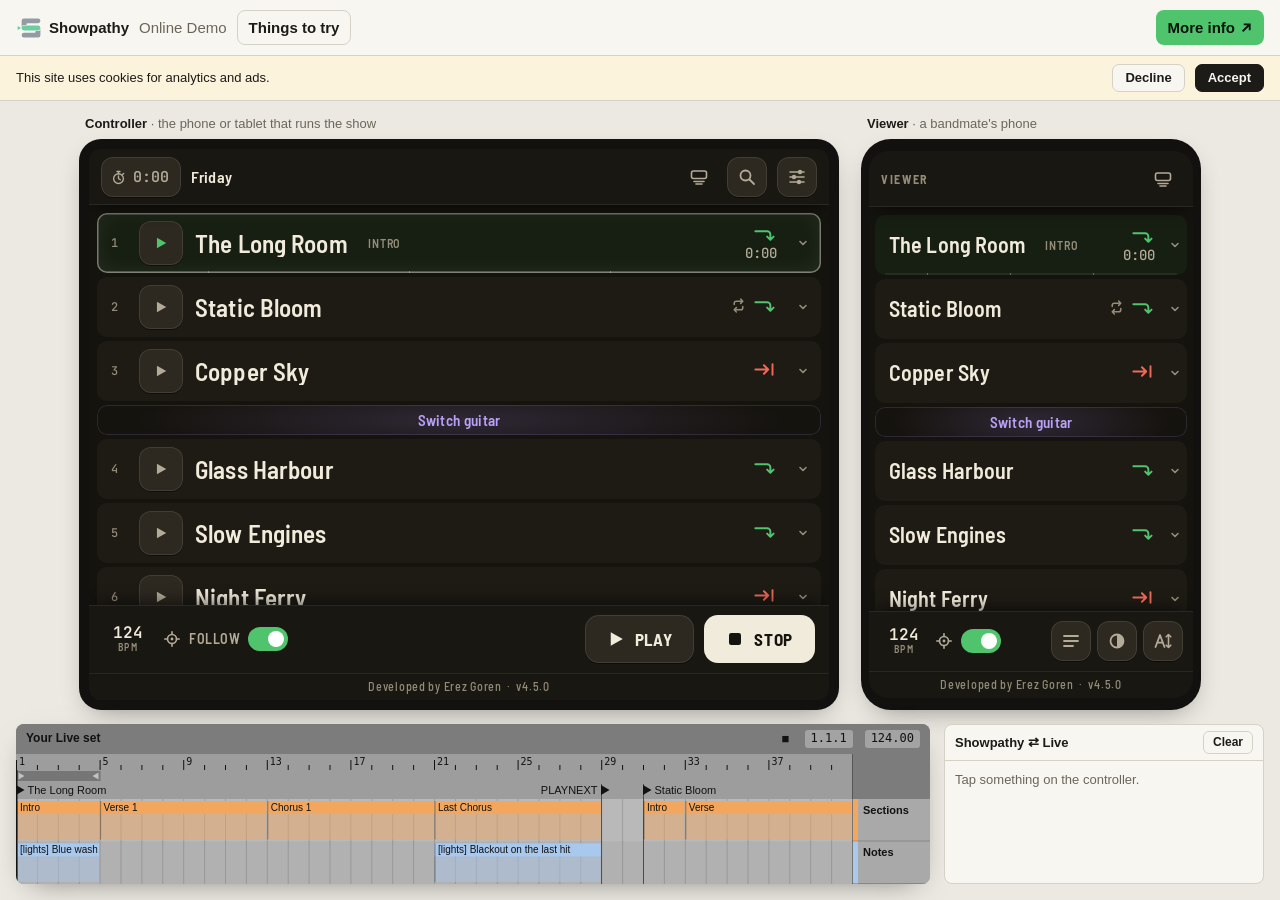
<file: index.html>
<!doctype html>
<html lang="en">
<head>
<meta charset="utf-8">
<meta name="viewport" content="width=device-width, initial-scale=1, viewport-fit=cover">
<meta name="theme-color" content="#ece9e2">
<meta name="apple-mobile-web-app-capable" content="yes">
<meta name="mobile-web-app-capable" content="yes">
<meta name="apple-mobile-web-app-status-bar-style" content="black-translucent">
<meta name="apple-mobile-web-app-title" content="Showpathy Demo">
<link rel="manifest" href="manifest.webmanifest">
<title>Showpathy Online Demo</title>
<link rel="icon" href="favicon.svg" type="image/svg+xml">
<link rel="icon" href="favicon.png" type="image/png" sizes="64x64">
<link rel="apple-touch-icon" href="apple-touch-icon.png">
<style>
  :root {
    --paper: #ece9e2; --card: #f8f6f1; --ink: #1d1b17; --dim: #6c665a; --rule: #d6d1c5; --btn: #e0dcd2;
    --go: #4fc46c; --go-ink: #07140b; --bezel: #121110;
    --l-win: #8f8f8f; --l-bar: #7c7c7c; --l-head: #a9a9a9; --l-lane: #b9b9b9; --l-lane2: #b1b1b1; --l-text: #121212;
    --l-scrub: #9d9d9d; --l-sec: #f2a65e; --l-note: #a8c8ee; --l-loop: #3c6fb8; --l-play: #121212;
    --a-chip: #2a261e; --a-ink: #f1ebdc; --a-green: #4fc46c; --a-red: #ee6a58; --a-blue: #7ea6ec;
  }
  * { box-sizing: border-box; }
  html, body { margin: 0; height: 100%; background: var(--paper); color: var(--ink);
    font: 15px/1.4 -apple-system, BlinkMacSystemFont, "Segoe UI", Roboto, sans-serif; }
  body { display: flex; flex-direction: column; height: 100dvh; overflow: hidden; }
  :root { --sl: env(safe-area-inset-left); --sr: env(safe-area-inset-right); }
  html.windowed { --sl: 0px; --sr: 0px; }
  html.homescreen { min-height: min(100lvh, calc(100% + env(safe-area-inset-top))); }
  button { font: inherit; color: inherit; cursor: pointer; }
  .strip { display: flex; align-items: center; gap: 10px; padding: 10px max(16px, var(--sr)) 10px max(16px, var(--sl)); background: var(--card);
    padding-top: max(10px, env(safe-area-inset-top)); border-bottom: 1px solid var(--rule); }
  .strip a.brand { display: inline-flex; align-items: center; gap: 7px; padding: 0; background: none; font-weight: 750; }
  .strip a.brand svg { width: 26px; height: 22px; display: block; }
  .strip .what { color: var(--dim); }
  .strip .sp { flex: 1; }
  .strip .try { border: 1px solid var(--rule); background: var(--card); border-radius: 8px; padding: 6px 11px; font-weight: 600; white-space: nowrap; }
  .strip .try .short, .strip a .short { display: none; }
  .strip a { color: var(--ink); text-decoration: none; padding: 7px 12px; border-radius: 8px; background: var(--btn); white-space: nowrap; font-weight: 600; }
  .strip a.buy { background: var(--go); color: var(--go-ink); display: inline-flex; align-items: center; gap: 6px; }
  .strip a.buy .ext { width: 11px; height: 11px; fill: none; stroke: currentColor; stroke-width: 2; stroke-linecap: square; }
  .consent { display: flex; align-items: center; gap: 10px; padding: 8px max(16px, var(--sr)) 8px max(16px, var(--sl)); background: #fbf3dc; border-bottom: 1px solid var(--rule);
    font-size: 13px; color: var(--ink); }
  .consent[hidden] { display: none; }
  .consent span { flex: 1; min-width: 0; }
  .consent button { border: 1px solid var(--rule); background: var(--card); border-radius: 7px; padding: 4px 12px; font-weight: 600; }
  .consent button.ok { background: var(--ink); color: var(--card); border-color: var(--ink); }
  .seg { display: none; margin: 8px 12px 0; background: var(--btn); border-radius: 9px; padding: 3px; }
  .seg button { flex: 1; border: 0; background: none; color: var(--dim); font-weight: 600; padding: 6px 0; border-radius: 7px; }
  .seg button[aria-pressed="true"] { background: var(--card); color: var(--ink); box-shadow: 0 1px 2px rgba(0,0,0,.12); }
  .main { flex: 1; min-height: 0; display: flex; flex-direction: column; gap: 14px; padding: 14px max(16px, var(--sr)) max(16px, env(safe-area-inset-bottom)) max(16px, var(--sl)); }
  .stage { flex: 1; min-height: 0; display: flex; gap: 22px; justify-content: center; }
  .dev { display: flex; flex-direction: column; min-height: 0; }
  .dev .label { color: var(--dim); font-size: 13px; margin: 0 0 6px 6px; }
  .dev .label b { color: var(--ink); font-weight: 650; }
  .dev .bezel { flex: 1; min-height: 0; display: flex; background: var(--bezel); border-radius: 22px; padding: 10px;
    box-shadow: 0 10px 28px -12px rgba(0,0,0,.45); }
  .dev.view .bezel { border-radius: 30px; padding: 12px 8px; }
  .dev iframe { flex: 1; border: 0; border-radius: 12px; background: #1e1b15; width: 100%; }
  .dev.view iframe { border-radius: 20px; }
  .dev.ctrl { flex: 0 1 760px; }
  .dev.view { flex: 0 1 340px; min-width: 300px; }  
  .boot { margin: auto; color: var(--dim); }
  .lower { flex: 0 0 auto; display: flex; gap: 14px; min-height: 0; }
  .live { flex: 1 1 auto; min-width: 0; display: flex; flex-direction: column; background: var(--l-win); border-radius: 8px;
    overflow: hidden; box-shadow: 0 10px 28px -14px rgba(0,0,0,.5); color: var(--l-text);
    font: 12px/1.3 -apple-system, BlinkMacSystemFont, "Segoe UI", sans-serif; }
  .live .hd { display: flex; gap: 12px; align-items: center; padding: 6px 10px; background: var(--l-bar); }
  .live .hd b { font-weight: 650; margin-right: auto; }
  .live .hd .t, .live .hd .bpm { font-family: ui-monospace, Menlo, monospace; background: #a3a3a3; border-radius: 3px; padding: 1px 6px; }
  .live .hd .st { font-size: 13px; width: 14px; text-align: center; }
  .live canvas { width: 100%; height: 130px; display: block; background: var(--l-lane); }
  .log { flex: 0 0 320px; display: flex; flex-direction: column; min-height: 0; background: var(--card); border: 1px solid var(--rule);
    border-radius: 8px; overflow: hidden; }
  .log .hd { display: flex; align-items: center; gap: 8px; padding: 6px 10px; border-bottom: 1px solid var(--rule); font-size: 13px; font-weight: 650; }
  .log .hd span { flex: 1; }
  .log .hd button { border: 1px solid var(--rule); background: var(--card); border-radius: 6px; padding: 2px 9px; font-size: 12px; font-weight: 600; }
  .log ol { list-style: none; margin: 0; padding: 4px 10px 6px; overflow-y: auto; height: 116px; font-size: 13px; }
  .log li { display: flex; gap: 8px; padding: 2px 0; line-height: 1.35; }
  .log li .at { color: var(--dim); font-family: ui-monospace, Menlo, monospace; font-size: 11px; flex: none; padding-top: 1px; }
  .log li .who { flex: none; font-weight: 650; width: 56px; }
  .log li.out .who { color: #8a5a12; }
  .log li.in .who { color: #2b5f9e; }
  .log li .what { min-width: 0; }
  .log .empty { color: var(--dim); padding: 6px 0; }
  dialog { background: var(--card); color: var(--ink); border: 1px solid var(--rule); border-radius: 16px;
    padding: 0; width: min(600px, calc(100vw - 24px)); max-height: calc(100dvh - 32px); box-shadow: 0 20px 50px -10px rgba(0,0,0,.45); }
  dialog::backdrop { background: rgba(20,18,14,.45); }
  dialog .in { padding: 22px 24px 24px; overflow: auto; max-height: calc(100dvh - 32px); }
  dialog h2 { margin: 0 0 18px; font-size: 20px; }
  dialog ol { margin: 0; padding-left: 24px; }
  dialog li { margin: 0 0 16px; padding-left: 4px; line-height: 1.5; }
  dialog li b { font-weight: 650; }
  dialog .mac { margin: 20px 0 0; padding: 12px 14px; border-radius: 10px; background: var(--btn); color: var(--dim); font-size: 14px; line-height: 1.5; }
  dialog .mac b { color: var(--ink); }
  dialog .x { float: right; border: 1px solid var(--rule); background: var(--card); border-radius: 8px; padding: 5px 12px; font-weight: 600; }
  .g { display: inline-grid; place-items: center; vertical-align: middle; position: relative; top: -2px; min-width: 26px; height: 24px; padding: 0 5px; border-radius: 6px;
    background: var(--a-chip); color: var(--a-ink); margin: 0 1px; }
  .g svg { width: 15px; height: 15px; }
  .g.wide svg { width: 22px; height: 14px; }
  .g.green { color: var(--a-green); } .g.red { color: var(--a-red); } .g.blue { color: var(--a-blue); }
  .g.txt { font: 700 11px/1 -apple-system, sans-serif; letter-spacing: .06em; padding: 0 7px; }
  @media (max-width: 900px) { .log { flex-basis: 250px; } }
  @media (max-width: 420px) { .strip a.brand span { display: none; } }
  @media (max-width: 760px) {
    .strip { padding-left: max(12px, var(--sl)); padding-right: max(12px, var(--sr)); gap: 8px; }
    .strip .what { display: none; }
    .strip .try .long, .strip a .long { display: none; }
    .strip .try .short, .strip a .short { display: inline; }
    .strip a { padding: 7px 10px; }
    .seg { display: flex; }
    .main { padding: 10px max(10px, var(--sr)) max(10px, env(safe-area-inset-bottom)) max(10px, var(--sl)); }
    .stage { gap: 0; }
    .dev { flex: 1 1 auto !important; }
    .dev .label { display: none; }
    .dev .bezel, .dev.view .bezel { border-radius: 20px; padding: 6px; }
    .dev iframe, .dev.view iframe { border-radius: 15px; }
    .lower { flex: 1 1 auto; flex-direction: column; }
    .live { flex: 0 0 auto; }
    .log { flex: 1 1 auto; }
    .log ol { height: auto; flex: 1; }
    [data-pane][hidden-narrow] { display: none !important; }
  }
  @media (max-height: 520px) and (orientation: landscape) {
    body { display: grid; grid-template-columns: 1fr auto; grid-template-rows: auto auto minmax(0, 1fr); }
    .strip { grid-row: 1; grid-column: 1; padding: 6px 12px; padding-left: max(12px, var(--sl)); }
    .strip a, .strip .try { padding: 5px 10px; font-size: 14px; }
    .strip a.brand { padding: 0; }
    .strip .what, .strip .try .long, .strip a .long { display: none; }
    .strip .try .short, .strip a .short { display: inline; }
    .seg { display: flex; grid-row: 1; grid-column: 2; margin: 0; padding: 0 max(12px, var(--sr)) 0 0;
      align-self: stretch; align-items: center; gap: 4px; border-radius: 0; background: var(--card); border-bottom: 1px solid var(--rule); }
    .seg button { flex: none; padding: 5px 12px; background: var(--btn); border-radius: 7px; font-size: 14px; }
    .seg button[aria-pressed="true"] { background: var(--ink); color: var(--card); }
    .consent { grid-row: 2; grid-column: 1 / -1; padding: 5px max(12px, var(--sr)) 5px max(12px, var(--sl)); }
    .main { grid-row: 3; grid-column: 1 / -1; min-height: 0; padding: 6px max(8px, var(--sr)) max(4px, env(safe-area-inset-bottom)) max(8px, var(--sl)); }
    .dev .bezel, .dev.view .bezel { padding: 4px; border-radius: 14px; }
    .dev iframe, .dev.view iframe { border-radius: 11px; }
    .stage { gap: 0; }
    .dev { flex: 1 1 auto !important; }
    .dev .label { display: none; }
    .lower { flex: 1 1 auto; }
    .log ol { height: auto; flex: 1; }
    .live canvas { flex: 1 1 0; height: auto; min-height: 0; }
    [data-pane][hidden-narrow] { display: none !important; }
  }
</style>
</head>
<body>
<div class="strip">
  <a class="brand" href="https://erezg.gumroad.com/l/showpathy" aria-label="Showpathy">
    <svg viewBox="255 233 540 463" aria-hidden="true"><defs><mask id="lg-gap" maskUnits="userSpaceOnUse" x="0" y="0" width="1200" height="1000"><rect x="0" y="0" width="1200" height="1000" fill="#fff"/><rect x="361" y="403" width="413" height="123" rx="61.5" fill="#000"/></mask><path id="lg-arm" d="M370,313 A50,50 0 0 1 420,263 L714,263 A51,51 0 0 1 714,365 L494,365 A22,22 0 0 0 472,387 L472,470 L370,470 Z"/></defs><g fill="#939BA5" mask="url(#lg-gap)"><use href="#lg-arm"/><use href="#lg-arm" transform="rotate(180 567.5 464.5)"/></g><rect x="370" y="412" width="395" height="105" rx="52.5" fill="#6CCDA3"/><path d="M285,420 L358,464.5 L285,509 Z" fill="#6CCDA3"/></svg>
    <span>Showpathy</span></a>
  <span class="what">Online Demo</span>
  <button class="try" type="button" id="try"><span class="long">Things to try</span><span class="short">Tips</span></button>
  <span class="sp"></span>
  <a class="buy" href="https://erezg.gumroad.com/l/showpathy" target="_blank" rel="noopener">More info <svg class="ext" viewBox="0 0 12 12" aria-hidden="true"><path d="M2.5 9.5 9 3M4 2.5h5.5V8"/></svg></a>
</div>
<div class="consent" id="consent" role="region" aria-label="Cookies" hidden>
  <span>This site uses cookies for analytics and ads.</span>
  <button type="button" id="consent-no">Decline</button>
  <button type="button" class="ok" id="consent-ok">Accept</button>
</div>
<div class="seg" role="group" aria-label="Show">
  <button type="button" data-show="ctrl" aria-pressed="true">Controller</button>
  <button type="button" data-show="view" aria-pressed="false">Viewer</button>
  <button type="button" data-show="live" aria-pressed="false">Live set</button>
</div>
<div class="main">
  <div class="stage" id="stage" data-pane="devices"><p class="boot">Loading…</p></div>
  <div class="lower" data-pane="live">
    <section class="live" aria-label="Your Live set">
      <div class="hd"><b>Your Live set</b><span class="st" id="lst">■</span><span class="t" id="lpos">1.1.1</span><span class="bpm" id="ltempo"></span></div>
      <canvas id="arr"></canvas>
    </section>
    <section class="log" aria-label="Messages between Showpathy and Live">
      <div class="hd"><span>Showpathy ⇄ Live</span><button type="button" id="clear">Clear</button></div>
      <ol id="log"><li class="empty">Tap something on the controller.</li></ol>
    </section>
  </div>
</div>

<dialog id="tips">
  <div class="in">
    <button class="x" type="button" id="tipsx">Close</button>
    <h2>Things to try</h2>
    <ol>
      <li>Press <i class="g green" data-g="tri"></i> on a song, or <i class="g txt">PLAY</i> in the bottom bar, to start a song. Menu <i class="g" data-g="sliders"></i> → Show has options for how PLAY and STOP behave.</li>
      <li>Tap a song's <i class="g" data-g="chev"></i> to open its sections, then <i class="g green" data-g="tri"></i> on a section to jump there.</li>
      <li>Tap <i class="g blue" data-g="loop"></i> on a section to loop it. <i class="g txt">LOOP OFF</i> lets the song carry on.</li>
      <li>Watch the endings: <i class="g green wide" data-g="eos-next"></i> plays on into the next song, <i class="g red wide" data-g="eos-stop"></i> stops. Tap one to switch it.</li>
      <li>Menu <i class="g" data-g="sliders"></i> → <b>Plan</b>: drag songs into a new order, add a placeholder, and save.</li>
      <li>Some songs have notes on the Live timeline for lighting, sound and other techs. See them on the controller: Menu <i class="g" data-g="sliders"></i> → View → <b>Show crew notes</b>.</li>
      <li><i class="g" data-g="focus"></i> at the top switches to <b>Focus view</b>. <i class="g" data-g="search"></i> finds any song.</li>
      <li>In Focus view, tap the progress bar or <i class="g" data-g="chev"></i> to show the song's sections.</li>
      <li>With playback stopped, tap a section for its launch options: start right away, or pre-roll 1 or 2 bars before it.</li>
      <li>The <b>Viewer</b> follows everything, and has its own controls for that device.</li>
      <li>Look through the other options and settings in the menu.</li>
    </ol>
    <p class="mac">On the Mac, Showpathy also has <b>keyboard and MIDI pedal control</b>, the <b>Max for Live companion</b>, <b>backups</b>, and <b>Remote viewers</b> for your crew anywhere.</p>
  </div>
</dialog>

<script src="live.js"></script>
<script src="host.js"></script>
<script>document.documentElement.classList.toggle("homescreen",!!navigator.standalone||matchMedia("(display-mode: standalone)").matches);{const e=()=>{if(!navigator.maxTouchPoints)return!1;const e=innerWidth>innerHeight?Math.max(screen.width,screen.height):Math.min(screen.width,screen.height);return innerWidth<e-1},t=()=>document.documentElement.classList.toggle("windowed",e());t(),addEventListener("resize",t),addEventListener("orientationchange",(()=>setTimeout(t,100)))}if(/(?:^\?|&)why(?:&|$)/.test(location.search)){const e=document.createElement("pre");e.style.cssText="position:fixed;left:50%;top:50%;transform:translate(-50%,-50%);z-index:99;margin:0;padding:10px 12px;background:#15130e;color:#f1ebdc;font:12px/1.45 ui-monospace,Menlo,monospace;border-radius:8px;white-space:pre;pointer-events:none";const t=document.createElement("div");t.style.cssText="position:fixed;visibility:hidden;padding:env(safe-area-inset-top) env(safe-area-inset-right) env(safe-area-inset-bottom) env(safe-area-inset-left)";const n=()=>{const n=getComputedStyle(t),o=document.querySelector(".main"),l=document.querySelector(".strip"),r=window.visualViewport;e.textContent=["inner      "+innerWidth+" x "+innerHeight,"client     "+document.documentElement.clientWidth+" x "+document.documentElement.clientHeight,"visual     "+(r?Math.round(r.width)+" x "+Math.round(r.height)+" at "+Math.round(r.offsetLeft)+","+Math.round(r.offsetTop):"-"),"screen     "+screen.width+" x "+screen.height+"  avail "+screen.availWidth+" x "+screen.availHeight,"turned     "+(screen.orientation&&screen.orientation.type||"-")+"  window.orientation "+(void 0===window.orientation?"-":window.orientation),"dpr        "+devicePixelRatio+"  touch "+navigator.maxTouchPoints,"insets     top "+n.paddingTop+"  right "+n.paddingRight+"  bottom "+n.paddingBottom+"  left "+n.paddingLeft,"classes    "+(document.documentElement.className||"-"),"--sl --sr  "+getComputedStyle(document.documentElement).getPropertyValue("--sl")+" / "+getComputedStyle(document.documentElement).getPropertyValue("--sr"),"main pad   "+(o?getComputedStyle(o).paddingLeft+" / "+getComputedStyle(o).paddingRight:"-"),"strip pad  "+(l?getComputedStyle(l).paddingLeft:"-"),"standalone "+!!navigator.standalone+"  ua "+navigator.userAgent.replace(/^.*?\) /,"").slice(0,60)].join("\n")};addEventListener("DOMContentLoaded",(()=>{document.body.append(t,e),n()})),addEventListener("resize",(()=>setTimeout(n,50)))}const GLYPHS={tri:'<svg viewBox="0 0 12 12"><path d="M2.5 1.5v9l8-4.5z" fill="currentColor"/></svg>',chev:'<svg viewBox="0 0 12 12"><path d="M3 4.5l3 3 3-3" fill="none" stroke="currentColor" stroke-width="1.6" stroke-linecap="round" stroke-linejoin="round"/></svg>',loop:'<svg viewBox="0 0 14 14"><path d="M3 6V5a2 2 0 0 1 2-2h5M11 8v1a2 2 0 0 1-2 2H4M9 1l2 2-2 2M5 9l-2 2 2 2" fill="none" stroke="currentColor" stroke-width="1.4" stroke-linecap="round" stroke-linejoin="round"/></svg>',"eos-next":'<svg viewBox="0 0 22 14"><path d="M2 4h11a3 3 0 0 1 3 3v5M13 9l3 3 3-3" fill="none" stroke="currentColor" stroke-width="1.8" stroke-linecap="round" stroke-linejoin="round"/></svg>',"eos-stop":'<svg viewBox="0 0 22 14"><path d="M2 7h12M10 3l4 4-4 4M18 2v10" fill="none" stroke="currentColor" stroke-width="1.8" stroke-linecap="round" stroke-linejoin="round"/></svg>',sliders:'<svg viewBox="0 0 20 20"><path d="M3 5h14M3 10h14M3 15h14" stroke="currentColor" stroke-width="1.6" stroke-linecap="round"/><circle cx="13" cy="5" r="2.2" fill="currentColor"/><circle cx="7" cy="10" r="2.2" fill="currentColor"/><circle cx="12" cy="15" r="2.2" fill="currentColor"/></svg>',search:'<svg viewBox="0 0 20 20"><circle cx="8.5" cy="8.5" r="5" fill="none" stroke="currentColor" stroke-width="1.8"/><path d="M12.5 12.5L17 17" stroke="currentColor" stroke-width="1.8" stroke-linecap="round"/></svg>',focus:'<svg viewBox="0 0 20 20"><rect x="2.5" y="4" width="15" height="7.5" rx="2" fill="none" stroke="currentColor" stroke-width="1.6"/><path d="M5 14.5h10M7 17h6" stroke="currentColor" stroke-width="1.6" stroke-linecap="round"/></svg>'};for(const e of document.querySelectorAll("[data-g]"))e.innerHTML=GLYPHS[e.dataset.g]||"";const PIXEL="1457006009202056",CONSENT_KEY="showpathy.demo.consent",LIVE_HOST=/^erez-g\.github\.io$/.test(location.hostname);let pixelOn=!1,playedBeforeConsent=!1;function loadPixel(){var e,t,n,o,l,r;!pixelOn&&LIVE_HOST&&(pixelOn=!0,e=window,t=document,n="script",e.fbq||(o=e.fbq=function(){o.callMethod?o.callMethod.apply(o,arguments):o.queue.push(arguments)},e._fbq||(e._fbq=o),o.push=o,o.loaded=!0,o.version="2.0",o.queue=[],(l=t.createElement(n)).async=!0,l.src="https://connect.facebook.net/en_US/fbevents.js",(r=t.getElementsByTagName(n)[0]).parentNode.insertBefore(l,r)),fbq("init",PIXEL),fbq("track","PageView"),fbq("track","ViewContent",{content_name:"Showpathy Online Demo",content_type:"product"}),playedBeforeConsent&&fbq("trackCustom","DemoPlay"))}const track=e=>{pixelOn?fbq("trackCustom",e):"DemoPlay"===e&&(playedBeforeConsent=!0)};{let e=null;try{e=localStorage.getItem(CONSENT_KEY)}catch(e){}const t=document.getElementById("consent"),n=e=>{try{localStorage.setItem(CONSENT_KEY,e?"yes":"no")}catch(e){}t.hidden=!0,e&&loadPixel()};"yes"===e?loadPixel():"no"!==e&&(t.hidden=!1),document.getElementById("consent-ok").onclick=()=>n(!0),document.getElementById("consent-no").onclick=()=>n(!1)}for(const[e,t]of[[".strip a.buy","DemoBuy"],[".strip a.brand","DemoLogo"]]){const n=document.querySelector(e);n&&n.addEventListener("click",(()=>track(t)))}function messages(e){const t=document.getElementById("log"),n=performance.now();document.getElementById("clear").onclick=()=>{t.innerHTML=""},e.watch(((e,o)=>{const l=t.querySelector(".empty");l&&l.remove();const r=t.scrollHeight-t.scrollTop-t.clientHeight<24,i=Math.floor((performance.now()-n)/1e3),a=document.createElement("li");a.className=o;const s=document.createElement("span");s.className="at",s.textContent=Math.floor(i/60)+":"+String(i%60).padStart(2,"0");const c=document.createElement("span");c.className="who",c.textContent="in"===o?"Live →":"→ Live";const d=document.createElement("span");for(d.className="what",d.textContent=e,a.append(s,c,d),t.append(a);t.children.length>300;)t.firstChild.remove();r&&(t.scrollTop=t.scrollHeight)}))}function arrangement(e){const t=document.getElementById("arr"),n=t.getContext("2d"),o=document.getElementById("lst"),l=document.getElementById("lpos"),r=document.getElementById("ltempo"),i={};for(const e of["l-head","l-lane","l-lane2","l-text","l-scrub","l-sec","l-note","l-loop","l-play","l-bar"])i[e]=(a="--"+e,getComputedStyle(document.documentElement).getPropertyValue(a).trim());var a;const s=45,c=28;let d=40;const m=[["Sections","l-sec"],["Notes","l-note"]];let h=0;!function a(){requestAnimationFrame(a);const u=t.clientWidth,p=t.clientHeight;if(!u)return;const f=window.devicePixelRatio||1;t.width!==Math.round(u*f)&&(t.width=Math.round(u*f),t.height=Math.round(p*f)),n.setTransform(f,0,0,f,0,0),d=(p-s)/m.length;const g=e.barBeats(),y=u-78,v=(y<420?20:40)*g,x=e.pos;(x<h||x>h+.85*v)&&(h=Math.max(0,Math.floor((x-.15*v)/g)*g));const w=e=>(e-h)/v*y;l.textContent=Math.floor(x/g)+1+"."+(Math.floor(x%g)+1)+"."+(Math.floor(x%1*4)+1),o.textContent=e.playing?"▶":"■",r.textContent=e.tempo.toFixed(2),n.save(),n.beginPath(),n.rect(0,0,y,p),n.clip(),n.fillStyle=i["l-scrub"],n.fillRect(0,0,y,s),m.forEach(((e,t)=>{n.fillStyle=t%2?i["l-lane2"]:i["l-lane"],n.fillRect(0,s+t*d,y,d)})),n.font="10px ui-monospace, Menlo, monospace",n.textBaseline="top";for(let e=Math.ceil(h/g)*g;e<=h+v;e+=g){const t=w(e),o=e/g+1;n.fillStyle="rgba(0,0,0,.14)",n.fillRect(t,s,1,2*d),n.fillStyle=i["l-text"],n.fillRect(t,o%4==1?6:11,1,o%4==1?10:5),o%4==1&&n.fillText(String(o),t+3,3)}m.forEach((([t,o],l)=>{const r=s+l*d+2,a=d-4;for(const l of(t=>(e.tracks.find((e=>e.name===t))||{arrangement:[]}).arrangement)(t)){const e=w(l.start),t=w(l.start+l.length);if(t<0||e>y)continue;const s=Math.max(1,t-e-1);n.globalAlpha=.45,n.fillStyle=i[o],n.fillRect(e+.5,r,s,a),n.globalAlpha=1,n.fillRect(e+.5,r,s,13),n.fillStyle="rgba(0,0,0,.35)",n.fillRect(e+.5,r,1,a),n.save(),n.beginPath(),n.rect(e+1,r,Math.max(1,s-2),13),n.clip(),n.fillStyle=i["l-text"],n.font="10px -apple-system, BlinkMacSystemFont, sans-serif",n.textBaseline="middle",n.fillText(l.name,e+4,r+6.5+.5),n.restore()}})),n.font="11px -apple-system, BlinkMacSystemFont, sans-serif",n.textBaseline="top";for(const t of e.cues){const e=Math.round(w(t.time))+.5;e<-120||e>y+1||(n.fillStyle="rgba(18,18,18,.55)",n.fillRect(e-.5,30,1,p-c-2),n.fillStyle=i["l-text"],n.beginPath(),n.moveTo(e-.5,31),n.lineTo(e+8,36),n.lineTo(e-.5,41),n.closePath(),n.fill(),/^(AUTOSTOP|PLAYNEXT)$/.test(t.name)?(n.textAlign="right",n.fillText(t.name,e-4,31),n.textAlign="left"):n.fillText(t.name||"(new)",e+11,31))}{const t=Math.round(w(e.loopStart))+.5,o=Math.round(w(e.loopStart+e.loopLength))+.5,l=!!e.loop,r=17,a=10;n.fillStyle=l?i["l-loop"]:"rgba(18,18,18,.28)",n.fillRect(t,r,o-t,a),n.fillStyle=l?"#dfe8f7":"rgba(255,255,255,.55)",n.beginPath(),n.moveTo(t+2,r+1.5),n.lineTo(t+8,r+a/2),n.lineTo(t+2,r+a-1.5),n.closePath(),n.fill(),n.beginPath(),n.moveTo(o-2,r+1.5),n.lineTo(o-8,r+a/2),n.lineTo(o-2,r+a-1.5),n.closePath(),n.fill(),l&&(n.fillStyle="rgba(60,111,184,.8)",n.fillRect(t-.5,r+a,1,p-r-a),n.fillRect(o-.5,r+a,1,p-r-a))}n.fillStyle=i["l-play"],n.fillRect(Math.round(w(x)),16,1.5,p-16),n.restore(),n.fillStyle=i["l-bar"],n.fillRect(y,0,78,s),n.fillStyle=i["l-head"],n.fillRect(y,s,78,2*d),n.fillStyle="rgba(0,0,0,.3)",n.fillRect(y,0,1,p),m.forEach((([e,t],o)=>{const l=s+o*d;n.fillStyle=i[t],n.fillRect(y+1,l,5,d),n.fillStyle="rgba(0,0,0,.2)",n.fillRect(y,l+d-1,78,1),n.fillStyle=i["l-text"],n.font="600 11px -apple-system, BlinkMacSystemFont, sans-serif",n.textBaseline="top",n.fillText(e,y+11,l+6)}))}()}(async()=>{const e=e=>fetch(e).then((t=>{if(!t.ok)throw new Error(e+" "+t.status);return t.text()})),[t,n,o]=await Promise.all([e("src/state.js"),e("src/wire.js"),e("src/eg_playlist.js")]),l=[],r=window.showpathyDemo=createDemoHost({state:t,wire:n,module:o},{log:(e,t)=>{"error"===e&&(l.push(t),console.error(t))}});r.errors=l,addEventListener("pagehide",(e=>{e.persisted||r.unload()}));const i=document.getElementById("stage");i.textContent="";const a=(e,t,n,o)=>{const l=document.createElement("div");l.className="dev "+e,l.dataset.pane=e;const r=document.createElement("p");r.className="label",r.innerHTML=t;const a=document.createElement("div");a.className="bezel";const s=document.createElement("iframe");return s.name=n,s.title=r.textContent,s.src=o,a.append(s),l.append(r,a),i.appendChild(l),l};a("ctrl","<b>Controller</b> · the phone or tablet that runs the show","ctrl","page/index.html#k="+r.key),a("view","<b>Viewer</b> · a bandmate's phone","view","page/index.html?view");const s=e=>{for(const t of document.querySelectorAll(".dev"))t.toggleAttribute("hidden-narrow",t.dataset.pane!==e);i.toggleAttribute("hidden-narrow","live"===e),document.querySelector(".lower").toggleAttribute("hidden-narrow","live"!==e);for(const t of document.querySelectorAll(".seg button"))t.setAttribute("aria-pressed",String(t.dataset.show===e))};for(const e of document.querySelectorAll(".seg button"))e.onclick=()=>s(e.dataset.show);s("ctrl");const c=document.getElementById("tips");document.getElementById("try").onclick=()=>c.showModal(),document.getElementById("tipsx").onclick=()=>c.close(),c.addEventListener("click",(e=>{e.target===c&&c.close()}));let d=!1;r.live.watch(((e,t)=>{d||"in"!==t||"Playing"!==e||(d=!0,track("DemoPlay"))})),messages(r.live),arrangement(r.live)})().catch((e=>{document.getElementById("stage").innerHTML='<p class="boot">The demo could not start.</p>',console.error(e)}));</script>
</body>
</html>
</file>
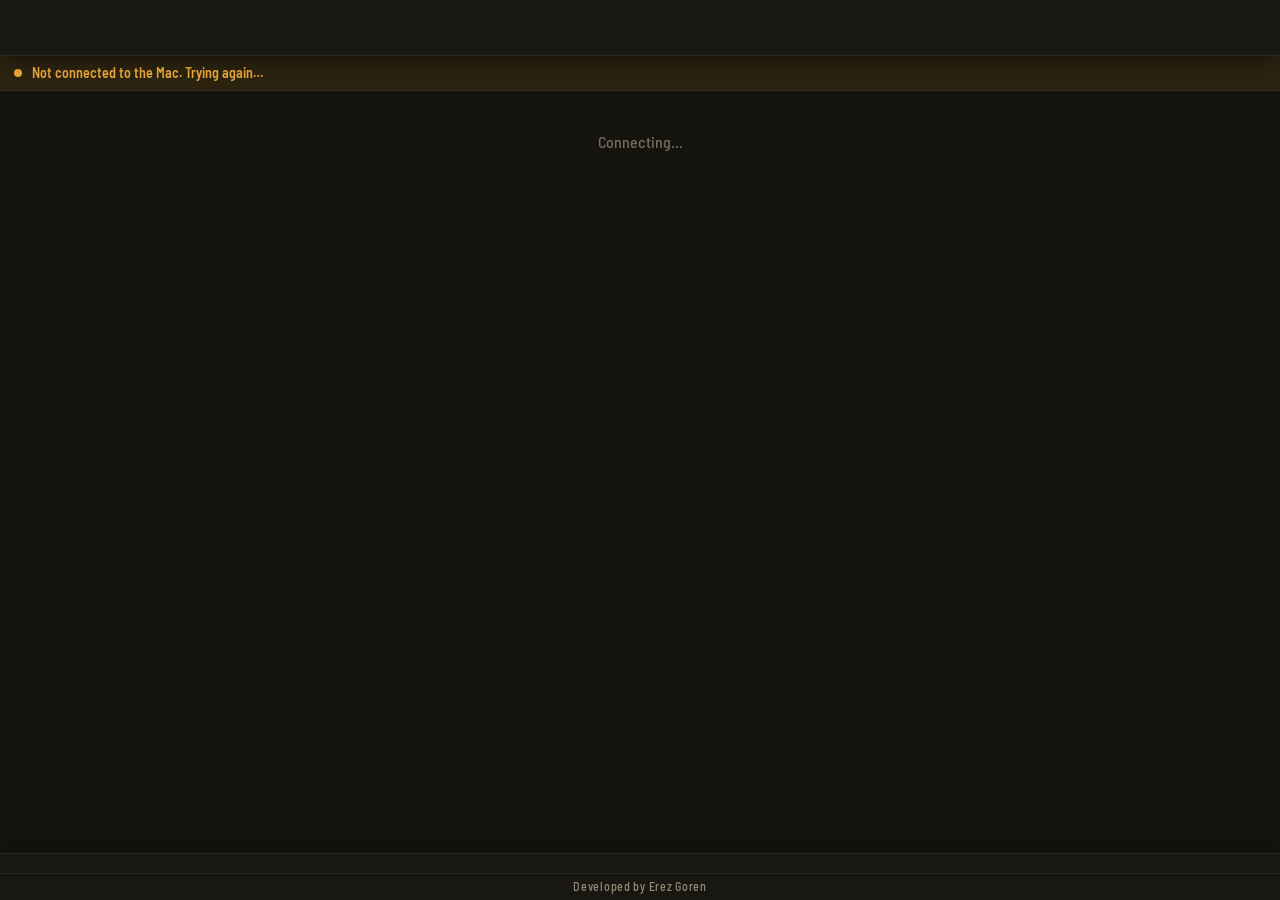
<file: page/index.html>
<!doctype html>
<html lang="en" data-theme="dark">
<head>
<meta charset="utf-8">
<meta name="viewport" content="width=device-width, initial-scale=1, viewport-fit=cover, user-scalable=no">
<meta name="apple-mobile-web-app-capable" content="yes">
<meta name="mobile-web-app-capable" content="yes">
<meta name="apple-mobile-web-app-status-bar-style" content="black-translucent">
<meta name="theme-color" content="#1e1b15">
<meta name="color-scheme" content="dark light">
<title>Showpathy</title>
<link rel="icon" href="favicon.png">
<link rel="apple-touch-icon" href="logo.png">
<link rel="stylesheet" href="page.css">
</head>
<body>
<svg width="0" height="0" style="position:absolute" aria-hidden="true">
  <symbol id="g-eos-run" viewBox="0 0 22 14"><path d="M2 7h14M12 3l4 4-4 4" fill="none" stroke="currentColor" stroke-width="1.8" stroke-linecap="round" stroke-linejoin="round"/></symbol>
  <symbol id="g-eos-next" viewBox="0 0 22 14"><path d="M2 4h11a3 3 0 0 1 3 3v5M13 9l3 3 3-3" fill="none" stroke="currentColor" stroke-width="1.8" stroke-linecap="round" stroke-linejoin="round"/></symbol>
  <symbol id="g-eos-stop" viewBox="0 0 22 14"><path d="M2 7h12M10 3l4 4-4 4M18 2v10" fill="none" stroke="currentColor" stroke-width="1.8" stroke-linecap="round" stroke-linejoin="round"/></symbol>
  <symbol id="g-eos-unk" viewBox="0 0 22 14"><path d="M2 7h7M12 7h2M17 7h2" fill="none" stroke="currentColor" stroke-width="1.8" stroke-linecap="round"/></symbol>
  <symbol id="g-tri" viewBox="0 0 12 12"><path d="M2.5 1.5v9l8-4.5z" fill="currentColor"/></symbol>
  <symbol id="g-sq" viewBox="0 0 12 12"><rect x="2" y="2" width="8" height="8" rx="1.5" fill="currentColor"/></symbol>
  <symbol id="g-x" viewBox="0 0 12 12"><path d="M3 3l6 6M9 3l-6 6" stroke="currentColor" stroke-width="1.8" stroke-linecap="round"/></symbol>
  <symbol id="g-undo" viewBox="0 0 20 20"><path d="M5 8h8a4 4 0 0 1 0 8h-3M8 5L5 8l3 3" fill="none" stroke="currentColor" stroke-width="1.8" stroke-linecap="round" stroke-linejoin="round"/></symbol>
  <symbol id="g-redo" viewBox="0 0 20 20"><path d="M15 8H7a4 4 0 0 0 0 8h3M12 5l3 3-3 3" fill="none" stroke="currentColor" stroke-width="1.8" stroke-linecap="round" stroke-linejoin="round"/></symbol>
  <symbol id="g-sliders" viewBox="0 0 20 20"><path d="M3 5h14M3 10h14M3 15h14" stroke="currentColor" stroke-width="1.6" stroke-linecap="round"/><circle cx="13" cy="5" r="2.2" fill="currentColor"/><circle cx="7" cy="10" r="2.2" fill="currentColor"/><circle cx="12" cy="15" r="2.2" fill="currentColor"/></symbol>
  <symbol id="g-reset" viewBox="0 0 20 20"><path d="M4 10a6 6 0 1 0 2-4.5M4 4v4h4" fill="none" stroke="currentColor" stroke-width="1.8" stroke-linecap="round" stroke-linejoin="round"/></symbol>
  <symbol id="g-search" viewBox="0 0 20 20"><circle cx="8.5" cy="8.5" r="5" fill="none" stroke="currentColor" stroke-width="1.8"/><path d="M12.5 12.5L17 17" stroke="currentColor" stroke-width="1.8" stroke-linecap="round"/></symbol>
  <symbol id="g-watch" viewBox="0 0 20 20"><circle cx="10" cy="11.5" r="6.5" fill="none" stroke="currentColor" stroke-width="1.8"/><path d="M8 2h4M10 2v3M10 8v3.5l2.5 1.5M15.5 6l1.5-1.5" fill="none" stroke="currentColor" stroke-width="1.8" stroke-linecap="round"/></symbol>
  <symbol id="g-clear" viewBox="0 0 20 20"><path d="M3 5h14M3 10h8M3 15h5" fill="none" stroke="currentColor" stroke-width="1.8" stroke-linecap="round"/><path d="M13 12l4 4M17 12l-4 4" stroke="currentColor" stroke-width="1.8" stroke-linecap="round"/></symbol>
  <symbol id="g-follow" viewBox="0 0 20 20"><circle cx="10" cy="10" r="5" fill="none" stroke="currentColor" stroke-width="1.8"/><circle cx="10" cy="10" r="1.6" fill="currentColor"/><path d="M10 2v3M10 15v3M2 10h3M15 10h3" stroke="currentColor" stroke-width="1.8" stroke-linecap="round"/></symbol>
  <symbol id="g-mini" viewBox="0 0 20 20"><path d="M3 5h14M3 10h14M3 15h9" fill="none" stroke="currentColor" stroke-width="1.8" stroke-linecap="round"/></symbol>
  <symbol id="g-theme" viewBox="0 0 20 20"><circle cx="10" cy="10" r="6.5" fill="none" stroke="currentColor" stroke-width="1.8"/><path d="M10 3.5a6.5 6.5 0 0 1 0 13z" fill="currentColor"/></symbol>
  <symbol id="g-rows" viewBox="0 0 20 20"><path d="M2.5 16L7 4l4.5 12M4.2 11.6h5.6" fill="none" stroke="currentColor" stroke-width="1.8" stroke-linecap="round" stroke-linejoin="round"/><path d="M15.5 3.5v13M13.2 5.8l2.3-2.3 2.3 2.3M13.2 14.2l2.3 2.3 2.3-2.3" fill="none" stroke="currentColor" stroke-width="1.6" stroke-linecap="round" stroke-linejoin="round"/></symbol>
  <symbol id="g-loop" viewBox="0 0 14 14"><path d="M3 6V5a2 2 0 0 1 2-2h5M11 8v1a2 2 0 0 1-2 2H4M9 1l2 2-2 2M5 9l-2 2 2 2" fill="none" stroke="currentColor" stroke-width="1.4" stroke-linecap="round" stroke-linejoin="round"/></symbol>
  <symbol id="g-loopoff" viewBox="0 0 14 14"><path d="M3 6V5a2 2 0 0 1 2-2h5M11 8v1a2 2 0 0 1-2 2H4M9 1l2 2-2 2M5 9l-2 2 2 2" fill="none" stroke="currentColor" stroke-width="1.4" stroke-linecap="round" stroke-linejoin="round"/><path d="M1.5 1.5l11 11" stroke="currentColor" stroke-width="1.6" stroke-linecap="round"/></symbol>
  <symbol id="g-chev" viewBox="0 0 12 12"><path d="M3 4.5l3 3 3-3" fill="none" stroke="currentColor" stroke-width="1.6" stroke-linecap="round" stroke-linejoin="round"/></symbol>
  <symbol id="g-top" viewBox="0 0 20 20"><path d="M5 4h10M10 16V8M6 11l4-4 4 4" fill="none" stroke="currentColor" stroke-width="1.8" stroke-linecap="round" stroke-linejoin="round"/></symbol>
  <symbol id="g-collapse" viewBox="0 0 20 20"><path d="M6 10.5l4-4 4 4M6 15l4-4 4 4" fill="none" stroke="currentColor" stroke-width="1.8" stroke-linecap="round" stroke-linejoin="round"/></symbol>
  <symbol id="g-pencil" viewBox="0 0 14 14"><path d="M2 12l.6-2.8L9.4 2.4a1.4 1.4 0 0 1 2 0l.2.2a1.4 1.4 0 0 1 0 2L4.8 11.4 2 12zM8.4 3.4l2.2 2.2" fill="none" stroke="currentColor" stroke-width="1.4" stroke-linecap="round" stroke-linejoin="round"/></symbol>
  <symbol id="g-plus" viewBox="0 0 12 12"><path d="M6 2v8M2 6h8" stroke="currentColor" stroke-width="1.6" stroke-linecap="round"/></symbol>
  <symbol id="g-help" viewBox="0 0 20 20"><circle cx="10" cy="10" r="7.5" fill="none" stroke="currentColor" stroke-width="1.8"/><path d="M7.8 7.8a2.3 2.3 0 1 1 3.2 2.1c-.6.3-1 .8-1 1.5v.4" fill="none" stroke="currentColor" stroke-width="1.8" stroke-linecap="round"/><circle cx="10" cy="14.6" r="1.1" fill="currentColor"/></symbol>
  <symbol id="g-window" viewBox="0 0 20 20"><rect x="2.5" y="4" width="15" height="12" rx="2" fill="none" stroke="currentColor" stroke-width="1.6"/><path d="M2.5 7.5h15" stroke="currentColor" stroke-width="1.6"/><circle cx="5" cy="5.8" r=".8" fill="currentColor"/><circle cx="7.4" cy="5.8" r=".8" fill="currentColor"/></symbol>
  <symbol id="g-copy" viewBox="0 0 20 20"><rect x="6.5" y="6.5" width="10" height="11" rx="2" fill="none" stroke="currentColor" stroke-width="1.6"/><path d="M13.5 6.5V4.5a2 2 0 0 0-2-2h-6a2 2 0 0 0-2 2v8a2 2 0 0 0 2 2h1" fill="none" stroke="currentColor" stroke-width="1.6" stroke-linecap="round"/></symbol>
  <symbol id="g-share" viewBox="0 0 20 20"><path d="M10 2.5v10M6.5 6L10 2.5 13.5 6M6 9H5a1.5 1.5 0 0 0-1.5 1.5v6A1.5 1.5 0 0 0 5 18h10a1.5 1.5 0 0 0 1.5-1.5v-6A1.5 1.5 0 0 0 15 9h-1" fill="none" stroke="currentColor" stroke-width="1.6" stroke-linecap="round" stroke-linejoin="round"/></symbol>
  <symbol id="g-check" viewBox="0 0 12 12"><path d="M2.5 6.2l2.3 2.3 4.7-5" fill="none" stroke="currentColor" stroke-width="1.8" stroke-linecap="round" stroke-linejoin="round"/></symbol>
  <symbol id="g-grip" viewBox="0 0 20 20"><path d="M4 6h12M4 10h12M4 14h12" stroke="currentColor" stroke-width="1.8" stroke-linecap="round"/></symbol>
  <symbol id="g-list" viewBox="0 0 20 20"><rect x="3" y="3" width="14" height="3.6" rx="1.2" fill="none" stroke="currentColor" stroke-width="1.6"/><rect x="3" y="8.2" width="14" height="3.6" rx="1.2" fill="none" stroke="currentColor" stroke-width="1.6"/><rect x="3" y="13.4" width="14" height="3.6" rx="1.2" fill="none" stroke="currentColor" stroke-width="1.6"/></symbol>
  <symbol id="g-focus" viewBox="0 0 20 20"><rect x="2.5" y="4" width="15" height="7.5" rx="2" fill="none" stroke="currentColor" stroke-width="1.6"/><path d="M5 14.5h10M7 17h6" stroke="currentColor" stroke-width="1.6" stroke-linecap="round"/></symbol>
  <symbol id="g-dots" viewBox="0 0 14 14"><circle cx="4.5" cy="3" r="1.4" fill="currentColor"/><circle cx="9.5" cy="3" r="1.4" fill="currentColor"/><circle cx="4.5" cy="7" r="1.4" fill="currentColor"/><circle cx="9.5" cy="7" r="1.4" fill="currentColor"/><circle cx="4.5" cy="11" r="1.4" fill="currentColor"/><circle cx="9.5" cy="11" r="1.4" fill="currentColor"/></symbol>
</svg>

<div id="app" class="app">
  <header id="top" class="top"></header>
  <div id="connbar" class="connbar" role="status" hidden><i></i>Not connected to the Mac. Trying again…</div>
  <div id="livebar" class="connbar live" role="status" hidden><i></i>Ableton Live is closed. The list comes back when Live opens a set.</div>
  <div id="mirror-top" class="mirror" hidden></div>
  <main id="list" class="list"><div id="rows" class="rows"></div><div id="plan" class="rows plan" hidden></div></main>
  <main id="focus" class="focus" hidden></main>
  <div id="mirror-bottom" class="mirror bottom" hidden></div>
  <footer id="bar" class="bar"></footer>
  <div id="credit" class="credit"></div>
</div>
<div id="layer"></div>
<div id="toasts" class="toasts" aria-live="polite"></div>

<script src="demo-inpage.js"></script>
<script src="demo-socket.js"></script>
<script type="module" src="main.js"></script>
</body>
</html>
</file>
<file: page/page.css>
@font-face { font-family: "Barlow Semi Condensed"; font-weight: 500; font-display: block; src: url(fonts/barlow-semi-condensed-latin-500-normal.woff2) format("woff2") }
@font-face { font-family: "Barlow Semi Condensed"; font-weight: 600; font-display: block; src: url(fonts/barlow-semi-condensed-latin-600-normal.woff2) format("woff2") }
@font-face { font-family: "Barlow Semi Condensed"; font-weight: 700; font-display: block; src: url(fonts/barlow-semi-condensed-latin-700-normal.woff2) format("woff2") }
@font-face { font-family: "JetBrains Mono"; font-weight: 500; font-display: block; src: url(fonts/jetbrains-mono-latin-500-normal.woff2) format("woff2") }
@font-face { font-family: "JetBrains Mono"; font-weight: 600; font-display: block; src: url(fonts/jetbrains-mono-latin-600-normal.woff2) format("woff2") }
:root {
  --s0: #15130e;                 
  --s1: #1e1b15;                 
  --sbar: #191711;               
  --s2: #2d2820;                 
  --s3: #363127;                 
  --ink: #f1ebdc;
  --ink2: #b3ab98;
  --ink3: #948c79;               
  --green: #4fc46c; --green-t: rgba(79,196,108,.15);
  --amber: #e4a53a; --amber-t: rgba(230,162,31,.10);
  --blue: #7ea6ec; --blue-t: rgba(77,142,245,.12);
  --red: #ee6a58;
  --violet: #b9a1f5; --violet-t: rgba(170,140,245,.17);
  --rose: #f190bf; --rose-t: rgba(240,130,185,.16);
  --cyan: #62cbd8; --cyan-t: rgba(80,195,215,.15);
  --lime: #b4d64a; --lime-t: rgba(180,214,74,.15);
  --yellow: #e6d34a; --yellow-t: rgba(230,211,74,.14);
  --orange: #f08a3c; --orange-t: rgba(240,138,60,.15);
  --on-green: #07140b; --on-amber: #1a1200; --on-blue: #0b1733; --on-ink: #15130e;
  --ring: inset 0 0 0 1px rgba(241,235,220,.11), 0 1px 0 rgba(0,0,0,.5);
  --aim: inset 0 0 0 1.5px rgba(241,235,220,.42), inset 0 0 22px rgba(241,235,220,.07);
  --edge-track: rgba(255,255,255,.06);
  --hair: rgba(241,235,220,.08);
  --hover: rgba(241,235,220,.045);
  --shadow-down: 0 8px 18px -8px rgba(0,0,0,.75);
  --shadow-up: 0 -8px 18px -8px rgba(0,0,0,.75);
  --font: "Barlow Semi Condensed", "Arial Narrow", sans-serif;
  --mono: "JetBrains Mono", ui-monospace, Menlo, monospace;
  color-scheme: dark;
}
:root[data-theme="light"] {
  --s0: #ebe6da; --s1: #f7f3ea; --s2: #e2dccd; --s3: #d2cbb9; --sbar: #f0ebe0;
  --ink: #1c1a16; --ink2: #4d483d; --ink3: #635e4c;
  --green: #1f6334; --green-t: rgba(31,99,52,.16);
  --amber: #7d5206; --amber-t: rgba(125,82,6,.12);
  --blue: #2858a6; --blue-t: rgba(40,88,166,.12);
  --red: #a3342a;
  --violet: #5d43a8; --violet-t: rgba(140,90,240,.18);
  --rose: #9c2f66; --rose-t: rgba(235,60,150,.16);
  --cyan: #0e6070; --cyan-t: rgba(0,185,220,.22);
  --lime: #465e0c; --lime-t: rgba(150,210,0,.26);
  --yellow: #5e5300; --yellow-t: rgba(255,205,0,.34);
  --orange: #8f3f0a; --orange-t: rgba(250,105,10,.20);
  --on-green: #fff; --on-amber: #fff; --on-blue: #fff; --on-ink: #fff;
  --ring: inset 0 0 0 1px rgba(28,26,22,.14), 0 1px 0 rgba(255,255,255,.7);
  --aim: inset 0 0 0 1.5px rgba(28,26,22,.4), inset 0 0 22px rgba(28,26,22,.06);
  --edge-track: rgba(28,26,22,.1);
  --hair: rgba(28,26,22,.08);
  --hover: rgba(28,26,22,.04);
  --shadow-down: 0 8px 18px -8px rgba(0,0,0,.22);
  --shadow-up: 0 -8px 18px -8px rgba(0,0,0,.22);
  color-scheme: light only;
}
* { box-sizing: border-box }
html, body { margin: 0; height: 100%; background: var(--sbar); color: var(--ink);
  font-family: var(--font); font-size: 15px; line-height: 1.2;
  -webkit-text-size-adjust: 100%; -webkit-tap-highlight-color: transparent;
  overscroll-behavior: none }
body { user-select: none; -webkit-user-select: none; -webkit-touch-callout: none }
button { font: inherit; color: inherit; background: none; border: 0; padding: 0; margin: 0; cursor: pointer;
  touch-action: manipulation }
button:disabled { cursor: default }
button:not(:disabled):active, .it[role=button]:active { opacity: .62 }
.viewer .row .name { cursor: default }
.viewer .row .name:active { opacity: 1 }
input, textarea { font: inherit; color: var(--ink); user-select: text; -webkit-user-select: text }
svg { flex: none }
.tnum, .mono { font-family: var(--mono); font-variant-numeric: tabular-nums }
[hidden] { display: none !important }
.app { position: fixed; inset: 0; display: flex; flex-direction: column; background: var(--s0);
  padding: env(safe-area-inset-top) env(safe-area-inset-right) 0 env(safe-area-inset-left) }
html.homescreen { min-height: min(100lvh, calc(100% + env(safe-area-inset-top))) }
.ib { width: 40px; height: 40px; border-radius: 12px; background: var(--s2); display: grid; place-items: center;
  color: var(--ink2); box-shadow: var(--ring) }
.ib svg { width: 20px; height: 20px }
.ib.dim, .ib:disabled { color: var(--ink3) }
.ib.bare { width: 36px; background: transparent; box-shadow: none; color: var(--ink2) }
.ib.alert { position: relative }
.ib.alert::after { content: ""; position: absolute; top: 6px; right: 6px; width: 7px; height: 7px; border-radius: 4px; background: var(--red) }
.pill { height: 48px; padding: 0 22px; border-radius: 14px; display: inline-flex; align-items: center; justify-content: center;
  gap: 10px; font-weight: 700; font-size: 17px; letter-spacing: .04em; white-space: nowrap; flex: none }
.pill svg { width: 18px; height: 18px }
.pill.tonal { background: var(--s3); color: var(--ink); box-shadow: var(--ring) }
.pill.play { background: var(--s2); color: var(--ink); box-shadow: var(--ring) }
.pill.play.on { background: var(--green); color: var(--on-green); box-shadow: none }
.pill.stop { background: var(--ink); color: var(--on-ink) }
.pill.loopoff { background: var(--blue); color: var(--on-blue) }
.pill.ok { background: var(--green); color: var(--on-green) }
.pill.ok:disabled { background: var(--s2); color: var(--ink3) }
.pill.cancel { background: var(--s3); color: var(--red); box-shadow: var(--ring) }
.tg { width: 40px; height: 24px; border-radius: 12px; background: var(--s0); position: relative; flex: none;
  box-shadow: inset 0 0 0 1.5px var(--ink3) }
.tg::after { content: ""; position: absolute; left: 4px; top: 4px; width: 16px; height: 16px; border-radius: 8px;
  background: var(--ink2); transition: left .15s }
.tg.on { background: var(--green); box-shadow: none }
.tg.on::after { left: 20px; background: #fff }
.seg { display: inline-flex; background: var(--s0); border-radius: 9px; padding: 3px; gap: 2px; box-shadow: var(--ring) }
.seg button { padding: 5px 12px; border-radius: 7px; font-size: 14px; font-weight: 600; color: var(--ink3) }
.seg button.on { background: var(--s3); color: var(--ink) }
.eos { width: 22px; height: 14px; flex: none }
.eos.run { color: var(--amber) }
.eos.next { color: var(--green) }
.eos.stop { color: var(--red) }
.eos.unk { color: var(--ink3) }
.top { flex: none; display: flex; align-items: center; gap: 10px; min-height: 56px; padding: 8px 12px 8px calc(12px + var(--wc));
  background: var(--sbar); position: relative; z-index: 3; box-shadow: var(--shadow-down), inset 0 -1px 0 var(--hair) }
:root { --wc: 0px }
html.homescreen.windowed { --wc: 58px }
.top .sp { flex: 1; min-width: 0 }
.top .setname { font-weight: 600; font-size: 16px; letter-spacing: .01em; white-space: nowrap; overflow: hidden;
  text-overflow: ellipsis; min-width: 0 }
.top .vlabel { font-size: 12px; font-weight: 700; letter-spacing: .14em; color: var(--ink3); text-transform: uppercase }
@media (max-width: 699px) { .top .setname { display: none } }
.clock { height: 40px; padding: 0 12px 0 10px; border-radius: 12px; background: var(--s2); box-shadow: var(--ring);
  display: inline-flex; align-items: center; gap: 7px; font-family: var(--mono); font-variant-numeric: tabular-nums;
  font-size: 15px; font-weight: 600; color: var(--ink2); flex: none }
.clock svg { width: 15px; height: 15px }
.clock.run { color: var(--green) }
.clock.armed { box-shadow: inset 0 0 0 1px var(--amber), 0 1px 0 rgba(0,0,0,.5) }
.clock.paused { color: var(--amber); background: var(--amber-t); box-shadow: inset 0 0 0 1px var(--amber); animation: blink 1.6s ease-in-out infinite }
@keyframes blink { 0%, 100% { opacity: 1 } 50% { opacity: .45 } }
.findbar { flex: 1; min-width: 0; display: flex; align-items: center; gap: 8px }
.findbar .field { flex: 1; min-width: 0; height: 40px; border-radius: 12px; background: var(--s0); box-shadow: var(--ring);
  display: flex; align-items: center; gap: 8px; padding: 0 12px; color: var(--ink3) }
.findbar .field:focus-within { box-shadow: inset 0 0 0 1.5px var(--ink3) }
.findbar .field svg { width: 18px; height: 18px }
.find-field { flex: 1; min-width: 0; height: 100%; border: 0; outline: 0; padding: 0; background: transparent;
  font-size: 16px; -webkit-appearance: none; appearance: none }
.find-field::placeholder { color: var(--ink3) }
.find-field::-webkit-search-cancel-button { display: none }
.findhits { position: sticky; top: 0; z-index: 2; height: 0 }
.findhits .in { position: absolute; left: 0; right: 0; top: 0; max-height: 62vh; max-height: 62dvh; overflow-y: auto;
  overscroll-behavior: contain; display: flex; flex-direction: column; gap: 4px; padding: 8px;
  background: var(--s0); box-shadow: var(--shadow-down) }
.finding #rows { opacity: .35; pointer-events: none }
.findhits .hit { grid-template-columns: 44px minmax(0, 1fr) auto; padding: 0 12px 0 4px; background: var(--s1) }
.findhits .go { width: 36px; height: 36px; border-radius: 10px; background: var(--s2); box-shadow: var(--ring);
  display: grid; place-items: center; color: var(--ink2); justify-self: center }
.findhits .go svg { width: 14px; height: 14px }
.findhits span.go { background: none; box-shadow: none }
.findhits .nmb { text-align: left; min-width: 0; padding: 12px 0 }
.findhits mark { background: none; color: var(--amber) }
.findhits .hit .n { color: var(--ink3); font-weight: 500; font-size: 12px; text-align: right }
.findhits .hit.out { opacity: .42 }
.findhits .hit.marked { box-shadow: inset 3px 0 0 var(--amber); background: var(--s2) }
.findhits .hit.out .nm { padding: 12px 0 }
.findhits .hit.out .n { font-family: var(--font); font-style: italic }
.findhits .hint { color: var(--ink3); font-size: 14px; padding: 8px 6px }
.list { flex: 1; min-height: 0; overflow-y: auto; overflow-x: hidden; -webkit-overflow-scrolling: touch;
  overscroll-behavior: contain; overflow-anchor: none }
.rows { display: flex; flex-direction: column; gap: 4px; padding: 8px 8px 12px }
@media (max-width: 420px) { .rows { padding: 8px 6px 12px } }
.empty { padding: 32px 16px; text-align: center; color: var(--ink3); font-size: 16px; line-height: 1.4 }
.empty .t { color: var(--ink); font-weight: 600; font-size: 19px; margin-bottom: 6px }
.empty .d { max-width: 30em; margin: 0 auto }
.phrow { min-height: 30px; display: grid; place-items: center; padding: 3px 16px; border-radius: 10px;
  background: var(--s0); box-shadow: inset 0 0 0 1px var(--hair); color: var(--ink2); font-weight: 600; font-size: 15px;
  letter-spacing: .02em; text-align: center }
.phrow .t { max-width: 100%; overflow: hidden; text-overflow: ellipsis; white-space: nowrap }
.phrow:has(.t:empty) { min-height: 14px; padding: 0; background: none; box-shadow: none }
.phrow .t:empty { display: none }
.phrow:has(.t:empty)::before { content: ""; width: 60%; height: 1px; background: var(--hair) }
.size-3 .phrow { min-height: 38px; font-size: 18px }
.size-1 .phrow { min-height: 24px; font-size: 13px }
.ac-violet { --ac: var(--violet); --ac-t: var(--violet-t) }
.ac-rose { --ac: var(--rose); --ac-t: var(--rose-t) }
.ac-cyan { --ac: var(--cyan); --ac-t: var(--cyan-t) }
.ac-lime { --ac: var(--lime); --ac-t: var(--lime-t) }
.ac-yellow { --ac: var(--yellow); --ac-t: var(--yellow-t) }
.ac-orange { --ac: var(--orange); --ac-t: var(--orange-t) }
.phrow.ac, .row.pl.ph.ac { background: radial-gradient(45% 130% at 50% 50%, var(--ac-t), transparent), var(--s0);
  box-shadow: inset 0 0 0 1px var(--ac-t) }
.phrow.ac { color: var(--ac) }
.phrow.ac:has(.t:empty) { background: none; box-shadow: none }
.phrow.ac:has(.t:empty)::before { height: 2px; background: linear-gradient(90deg, transparent, var(--ac), transparent) }
.row { position: relative; display: grid; grid-template-columns: 48px minmax(0, 1fr) auto 36px; align-items: center;
  gap: 8px; min-height: 60px; padding: 0 0 0 6px; border-radius: 10px; background: var(--s1); overflow: hidden }
.row .num { display: none; font-family: var(--mono); font-size: 12px; color: var(--ink3); text-align: center }
@media (min-width: 700px) {
  .row { grid-template-columns: 34px 48px minmax(0, 1fr) auto 36px; padding-left: 0 }
  .row .num { display: block }
}
.row .go { width: 44px; height: 44px; border-radius: 12px; background: var(--s2); display: grid; place-items: center;
  color: var(--ink2); box-shadow: var(--ring) }
.row .go svg { width: 14px; height: 14px }
.row .go, .secs .s .go { position: relative; overflow: hidden }
.row .go svg, .secs .s .go svg { position: relative; z-index: 1 }
.row .go::after, .secs .s .go::after { content: ''; position: absolute; inset: 0; background: var(--green); opacity: .5;
  transform: scaleX(0); transform-origin: 0 50%; pointer-events: none }
:root { --hold-wait: 120ms }
.go.arming::after { transform: scaleX(1); transition: transform calc(var(--hold, 300ms) - var(--hold-wait)) linear var(--hold-wait) }
.minimal .go.arming::after { transition: transform 0s linear var(--hold-wait) }
.row .go.fired, .secs .s .go.fired { background: var(--green); color: var(--on-green) }
.row .name { display: flex; align-items: center; gap: 10px; min-width: 0; text-align: left; padding: 8px 0;
  font-weight: 600; font-size: 22px; letter-spacing: .005em; line-height: 1.08 }
.row .name .nm { min-width: 0; overflow-wrap: anywhere; display: -webkit-box; -webkit-box-orient: vertical; -webkit-line-clamp: 2;
  line-clamp: 2; overflow: hidden }
.row .name .dup { font-family: var(--mono); font-size: 12px; font-weight: 600; color: var(--ink3); flex: none }
.row .name .sec { font-size: 12px; font-weight: 600; letter-spacing: .08em; text-transform: uppercase; color: var(--ink3);
  white-space: nowrap; flex: none; display: inline-flex; align-items: center; gap: 4px }
.row .name .sec svg { width: 12px; height: 12px }
.row .name .nc { font-size: 12px; font-weight: 600; color: var(--ink3); white-space: nowrap; flex: none;
  padding: 1px 6px; border-radius: 6px; box-shadow: inset 0 0 0 1px var(--hair) }
.row .name .nc:empty { display: none }
.row .end { display: flex; flex-direction: column; align-items: flex-end; justify-content: center; gap: 4px; min-width: 40px }
.row .end .eos { width: 24px; height: 15px }
.row .end .armd { display: inline-flex; align-items: center; gap: 1px; color: var(--ink3); font-size: 13px; font-weight: 700; line-height: 1 }
.row .end .armd svg { width: 15px; height: 15px }
.row .end .armd i { font-style: normal }
.row .end .marks { display: inline-flex; align-items: center; gap: 6px }
.row .end .marks.none { display: none }
.row .end .time { font-family: var(--mono); font-variant-numeric: tabular-nums; font-size: 14px; color: var(--ink2); line-height: 1 }
.row .chev { align-self: stretch; min-height: 44px; display: grid; place-items: center; color: var(--ink3) }
.row .chev svg { width: 12px; height: 12px; transition: transform .15s }
.row.open .chev svg { transform: rotate(180deg) }
.row .chev.plus svg { width: 14px; height: 14px; color: var(--ink2) }
.row .edge { position: absolute; left: 10px; right: 10px; bottom: 0; height: 2px; border-radius: 1px; background: var(--edge-track);
  pointer-events: none; overflow: hidden }
.row .edge i { position: absolute; inset: 0; background: var(--green); transform-origin: 0 50%; transform: scaleX(0) }
.row .edge s { position: absolute; top: 0; bottom: 0; width: 1px; background: rgba(255,255,255,.28) }
.row:not(.playing):not(.held):not(.loop) .edge { visibility: hidden }
.row.aim { box-shadow: var(--aim) }
.row.playing { background: var(--green-t) }
.row.playing .go { background: var(--green); color: var(--on-green); box-shadow: none }
.row.playing .name { color: #fff }
.row.playing .name .sec { color: var(--green) }
.row.playing .end .time { color: var(--ink) }
.row.cued { background: var(--amber-t) }
.row.cued .go { background: var(--amber); color: var(--on-amber); box-shadow: none; animation: cue 700ms ease-in-out infinite alternate }
.row.cued .name .sec { color: var(--amber) }
@keyframes cue { from { opacity: .5 } to { opacity: 1 } }
.row.held { background: rgba(53,184,92,.07) }
.row.held .go { color: var(--green) }
.row.held .edge i { opacity: .45 }
.row.loop { background: var(--blue-t) }
.row.loop .go { background: var(--blue); color: var(--on-blue); box-shadow: none }
.row.loop .name .sec { color: var(--blue) }
.row.loop .edge i { background: var(--blue) }
.row .end .time.over { color: var(--amber); font-weight: 600 }
.row .end .time.clk { cursor: pointer; padding: 6px 0; margin: -6px 0 }
:root[data-theme="light"] .row.playing .name { color: var(--ink) }
.size-1 .row { min-height: 44px }
.size-1 .row .name { font-size: 18px; padding: 4px 0 }
.size-1 .row .name .nm { display: block; -webkit-line-clamp: none; line-clamp: none; white-space: nowrap; overflow: hidden; text-overflow: ellipsis }
.size-1 .row .go { width: 34px; height: 34px; border-radius: 9px }
.size-1 .row .go svg { width: 11px; height: 11px }
.size-1 .row .end .eos { height: 12px }
.size-3 .row { min-height: 80px }
.size-3 .row .name { font-size: 27px }
.size-3 .row .go { width: 56px; height: 56px; border-radius: 14px }
.size-3 .row .go svg { width: 18px; height: 18px }
.size-3 .row { grid-template-columns: 62px minmax(0, 1fr) auto 40px }
@media (min-width: 700px) { .size-3 .row { grid-template-columns: 34px 62px minmax(0, 1fr) auto 40px } }
.size-4 .phrow { min-height: 60px; font-size: 29px }
.size-4 .row { min-height: 130px }
.size-4 .row .name { font-size: 44px }
.size-4 .row .go { width: 88px; height: 88px; border-radius: 20px }
.size-4 .row .go svg { width: 29px; height: 29px }
.size-4 .row { grid-template-columns: 96px minmax(0, 1fr) auto 52px }
@media (min-width: 700px) { .size-4 .row { grid-template-columns: 52px 96px minmax(0, 1fr) auto 52px } }
.minimal .row .edge, .minimal .secs .s .sbar { display: none }
.minimal .row.cued .go, .minimal .secs .s.cued .go { animation: none }
.viewer .row { grid-template-columns: minmax(0, 1fr) auto 24px; padding-left: 14px }
.viewer .row .go, .viewer .row .num { display: none }
.secs { margin: -6px 0 0 34px; background: var(--s1); border-radius: 0 0 10px 10px; padding: 8px 10px 8px 0;
  display: flex; flex-direction: column; gap: 2px }
.viewer .secs { margin-left: 8px }
.secs .s { position: relative; overflow: hidden; display: grid; grid-template-columns: 48px minmax(0, 1fr) auto 36px;
  align-items: center; gap: 8px; min-height: 40px; border-radius: 8px; color: var(--ink2) }
.viewer .secs .s { grid-template-columns: minmax(0, 1fr) auto auto; padding-left: 8px }
.secs .s .go { width: 32px; height: 32px; border-radius: 9px; display: grid; place-items: center; margin-left: 8px; color: var(--ink2) }
.secs .s .go svg { width: 12px; height: 12px }
.viewer .secs .s .go, .viewer .secs .s .lp:not(.armed):not(.on) { display: none }
.viewer .secs .s .lp { pointer-events: none; margin-right: 4px }
.secs .s .nm { font-size: 17px; font-weight: 500; text-align: left; min-width: 0; overflow-wrap: anywhere; padding: 6px 0 }
.secs .s.off .nm { color: var(--ink3); font-style: italic }
.secs .s .nm.seek { cursor: pointer }
.secs .s .nm .pre { display: inline-block; margin-left: 8px; padding: 1px 7px; border-radius: 6px; vertical-align: 2px;
  font-family: var(--mono); font-size: 12px; font-weight: 600; font-style: normal; white-space: nowrap;
  color: var(--green); box-shadow: inset 0 0 0 1.5px var(--green) }
.secs .s .len { font-family: var(--mono); font-variant-numeric: tabular-nums; font-size: 13px; min-width: 22px; text-align: right; color: var(--ink2) }
.secs .s .lp { width: 28px; height: 28px; border-radius: 8px; background: var(--s2); display: grid; place-items: center;
  color: var(--ink2); justify-self: center; box-shadow: var(--ring) }
.secs .s .lp svg { width: 14px; height: 14px }
.secs .s .lp.armed { box-shadow: inset 0 0 0 1.5px var(--blue); color: var(--blue); background: transparent }
.secs .s .lp.on { background: var(--blue); color: var(--on-blue); box-shadow: none }
.secs .s.now { background: var(--green-t); color: var(--ink) }
.secs .s.now .go { background: var(--green); color: var(--on-green) }
.secs .s.now .nm { font-weight: 600 }
.secs .s.held { background: rgba(53,184,92,.07) }
.secs .s.held .go { color: var(--green) }
.secs .s.held .nm { font-weight: 600 }
.secs .s.cued .go { background: var(--amber); color: var(--on-amber); animation: cue 700ms ease-in-out infinite alternate }
.secs .s .sbar { position: absolute; left: 10px; right: 10px; bottom: 0; height: 2px; border-radius: 1px; background: var(--edge-track);
  pointer-events: none; overflow: hidden; visibility: hidden }
.secs .s.now .sbar { visibility: visible }
.secs .s .sbar i { position: absolute; inset: 0; background: var(--green); transform-origin: 0 50%; transform: scaleX(0) }
.secs .s.looping { background: var(--blue-t) }
.secs .s.looping .go { background: var(--blue); color: var(--on-blue) }
.secs .s.looping .sbar { visibility: visible }
.secs .s.looping .sbar i { background: var(--blue) }
.size-3 .secs .s { min-height: 46px; grid-template-columns: 54px minmax(0, 1fr) auto 40px }
.size-3 .secs .s .nm { font-size: 19px }
.size-3 .secs .s .go { width: 36px; height: 36px }
.size-3 .secs .s .lp { width: 32px; height: 32px }
.size-3 .secs .s .len { font-size: 14px }
.size-4 .secs .s { min-height: 56px; grid-template-columns: 62px minmax(0, 1fr) auto 46px }
.size-4 .secs .s .nm { font-size: 23px }
.size-4 .secs .s .go { width: 42px; height: 42px; border-radius: 11px }
.size-4 .secs .s .go svg { width: 15px; height: 15px }
.size-4 .secs .s .lp { width: 36px; height: 36px }
.size-4 .secs .s .lp svg { width: 17px; height: 17px }
.size-4 .secs .s .len { font-size: 16px }
.size-3.viewer .secs .s, .size-4.viewer .secs .s { grid-template-columns: minmax(0, 1fr) auto auto }
@media (min-width: 700px) {
  .row .name { font-size: 25px }
  .size-1 .row .name { font-size: 20px }
  .size-3 .row .name { font-size: 31px }
  .size-4 .row .name { font-size: 48px }
  .secs .s .nm { font-size: 18px }
  .size-3 .secs .s .nm { font-size: 21px }
  .size-4 .secs .s .nm { font-size: 25px }
  .size-1 .secs .s .nm { font-size: 17px }
}
.nts { margin: -6px 0 0 34px; background: var(--s1); border-radius: 0 0 10px 10px; padding: 10px 12px 8px 14px;
  display: flex; flex-direction: column; gap: 6px }
.nts:has(+ .secs) { border-radius: 0; padding-bottom: 2px }
.nts + .secs { margin-top: 0 }
.snts { display: flex; flex-direction: column; gap: 4px; padding: 0 0 6px 56px }
.cn { display: flex; align-items: baseline; flex-wrap: wrap; gap: 3px 8px; padding-left: 8px; border-left: 2px solid var(--hair);
  font-size: 15px; line-height: 1.35; color: var(--ink2) }
.cn.band { border-left-color: color-mix(in srgb, var(--blue) 50%, transparent) }
.cn.crew { border-left-color: color-mix(in srgb, var(--amber) 50%, transparent) }
.cn .who { flex: none; font-size: 11px; font-weight: 700; letter-spacing: .08em; text-transform: uppercase;
  color: var(--ink); background: var(--s2); padding: 1px 6px; border-radius: 5px }
.cn .t { min-width: 0; overflow-wrap: anywhere; white-space: pre-wrap }
.row.genrow .nm { white-space: nowrap; overflow: hidden; text-overflow: ellipsis }
.row .chev.shut svg { width: 12px; height: 12px; color: var(--ink2) }
.row .chev.plus.off { opacity: .3 }
.gen { margin: -6px 0 0 34px; background: var(--s1); border-radius: 0 0 10px 10px; padding: 12px 12px 14px;
  display: flex; flex-direction: column; gap: 10px }
@media (max-width: 420px) { .gen { margin-left: 8px } }
.gen .gh { display: flex; align-items: baseline; justify-content: space-between; gap: 10px; flex-wrap: wrap }
.gen .gh .t { font-size: 12px; font-weight: 700; letter-spacing: .12em; text-transform: uppercase; color: var(--ink2);
  min-width: 0; overflow-wrap: anywhere }
.gen .gh .room { font-family: var(--mono); font-variant-numeric: tabular-nums; font-size: 12px; color: var(--ink3) }
.gen .gh .room.over { color: var(--red) }
.gen .tip { font-size: 14px; color: var(--ink3); line-height: 1.35 }
.gen .tip b { color: var(--ink2); font-weight: 600 }
.gen-text { width: 100%; resize: none; border: 0; outline: 0; border-radius: 10px; padding: 8px 12px; background: var(--s0);
  box-shadow: var(--ring); font-size: 16px; line-height: 24px; display: block }
.gen-text:focus { box-shadow: inset 0 0 0 1.5px var(--ink3) }
.gen-text.set:not(:focus) { font-style: italic; color: var(--ink2) }
.gen .mid { height: 140px; overflow-y: auto; overscroll-behavior: contain; display: flex; flex-direction: column; gap: 2px }
.gen .mid .ex { margin: auto 0; text-align: left; font-style: italic; font-size: 14px; color: var(--ink3); padding: 8px 4px;
  white-space: nowrap; overflow: hidden; text-overflow: ellipsis }
.gen .pr { display: grid; grid-template-columns: 40px minmax(0, 1fr) auto; gap: 8px; align-items: baseline; min-height: 24px }
.gen .pr .at { font-family: var(--mono); font-variant-numeric: tabular-nums; font-size: 12px; color: var(--ink3); text-align: right }
.gen .pr .nm { white-space: nowrap; overflow: hidden; text-overflow: ellipsis; font-size: 15px; font-weight: 500 }
.gen .pr .len { font-family: var(--mono); font-variant-numeric: tabular-nums; font-size: 12px; color: var(--ink2) }
.gen .pr.miss, .gen .pr.miss .len, .gen .ln.miss { color: var(--red) }
.gen .ln { font-size: 14px; font-style: italic; color: var(--ink3); line-height: 1.35; padding: 2px 0 }
.gen .ln.warn { color: var(--amber); font-style: normal }
.gen .eosrow { display: flex; align-items: center; gap: 10px; flex-wrap: wrap }
.gen .eosrow .l { font-size: 14px; color: var(--ink3) }
.gen .eosrow .seg { flex: 1; min-width: 220px }
.gen .eosrow .seg button { flex: 1 }
.gen .eosrow .seg button.on { background: var(--blue); color: var(--on-blue) }
.gen .acts { display: flex; gap: 8px; flex-wrap: wrap }
.gen .acts .pill { height: 44px; padding: 0 16px; font-size: 15px; border-radius: 12px }
.gen .acts .create { flex: 1 1 auto; background: var(--green); color: var(--on-green) }
.gen .acts .create.clear { background: var(--amber); color: var(--on-amber) }
.gen .acts .create.off { background: var(--s2); color: var(--ink3) }
.gen .acts .trim { background: var(--s3); color: var(--amber); box-shadow: var(--ring) }
.gen.done .hd { font-size: 15px; font-weight: 600; color: var(--green) }
.gen.done .steps { margin: 0; padding-left: 22px; display: flex; flex-direction: column; gap: 6px; font-size: 14px; line-height: 1.35; color: var(--ink2) }
.gen.done .steps li::marker { color: var(--ink3); font-family: var(--mono); font-size: 12px }
.gen.done .steps b { color: var(--ink) }
.gen.done .acts .ok { flex: 1 }
.tiplayer .scrim { z-index: 30; background: rgba(0,0,0,.55) }
.tipsheet { position: fixed; z-index: 31; top: 30%; left: 50%; transform: translateX(-50%); width: min(300px, calc(100% - 32px));
  background: var(--s1); border-radius: 16px; box-shadow: var(--ring), 0 18px 40px -12px rgba(0,0,0,.6); overflow: hidden }
.tipbody { padding: 18px 18px 14px; font-size: 16px; line-height: 1.5 }
.tipbody b { font-weight: 600 }
.tipbody ol { margin: 6px 0 0; padding-left: 22px; color: var(--ink2) }
.tipbody .inline { width: 18px; height: 18px; vertical-align: -3px; color: var(--blue) }
.tipfoot { display: flex; align-items: stretch; border-top: 1px solid var(--hair) }
.tipcheck { flex: 1; display: flex; align-items: center; gap: 10px; min-height: 48px; padding: 0 16px; font-size: 14px; color: var(--ink2); text-align: left }
.tipcheck i { width: 18px; height: 18px; border-radius: 5px; box-shadow: inset 0 0 0 1.5px var(--ink3); display: grid; place-items: center; color: transparent }
.tipcheck i svg { width: 12px; height: 12px }
.tipcheck.on { color: var(--ink) }
.tipcheck.on i { background: var(--ink); box-shadow: none; color: var(--s1) }
.tipfoot .ok { width: 92px; font-weight: 700; font-size: 16px; border-left: 1px solid var(--hair) }
.kbproxy { position: fixed; left: -100px; top: 0; width: 1px; height: 1px; opacity: 0; font-size: 16px }
.connbar { flex: none; display: flex; align-items: center; gap: 10px; padding: 9px 14px; background: var(--amber-t);
  color: var(--amber); font-weight: 600; font-size: 14px; position: relative; z-index: 2; box-shadow: inset 0 -1px 0 var(--hair) }
.connbar i { width: 8px; height: 8px; border-radius: 4px; background: var(--amber); flex: none; animation: blink 1.6s ease-in-out infinite }
.app.livegone #list { opacity: .5 }
.app.lost #list { opacity: .75 }
.connbar.live i { animation: none; background: var(--ink3) }
.connbar.live { background: var(--s2); color: var(--ink2) }
.mirror { flex: none; position: relative; z-index: 2; background: var(--s0) }
.mirror.bottom { box-shadow: var(--shadow-up) }
.mirror-in { position: relative; width: 100%; min-height: 44px; display: grid; grid-template-columns: 28px minmax(0, 1fr) auto;
  align-items: center; gap: 10px; padding: 6px 12px 8px; background: var(--green-t); text-align: left }
.mirror-in.loop { background: var(--blue-t) }
.mirror-in .g { width: 12px; height: 12px; color: var(--green); justify-self: center }
.mirror-in.loop .g { color: var(--blue) }
.mirror-in .nm { display: flex; align-items: baseline; gap: 10px; min-width: 0; white-space: nowrap; overflow: hidden }
.mirror-in .n { font-weight: 700; font-size: 18px; overflow: hidden; text-overflow: ellipsis; min-width: 0 }
.mirror-in .sec { flex: none; font-size: 11px; font-weight: 600; letter-spacing: .1em; text-transform: uppercase; color: var(--green) }
.mirror-in.loop .sec { color: var(--blue) }
.mirror-in .pos { font-family: var(--mono); font-variant-numeric: tabular-nums; font-size: 13px; color: var(--ink2); white-space: nowrap;
  display: inline-flex; align-items: center }
.mirror-in .pos .dir { width: 10px; height: 10px }
.mirror-in .pos .dir.up { transform: rotate(180deg) }
.mirror-in .edge { position: absolute; left: 0; right: 0; bottom: 0; height: 2px; background: var(--edge-track) }
.mirror-in .edge i { position: absolute; inset: 0; background: var(--green); transform-origin: 0 50%; transform: scaleX(0) }
.bar { flex: none; display: flex; align-items: center; gap: 10px; padding: 10px 14px 10px;
  background: var(--sbar); position: relative; z-index: 3; box-shadow: var(--shadow-up), inset 0 1px 0 var(--hair) }
.credit { flex: none; background: var(--sbar); color: var(--ink3); font-size: 12px; letter-spacing: .06em; text-align: center;
  white-space: pre; overflow: hidden; text-overflow: ellipsis; padding: 4px 12px max(6px, calc(env(safe-area-inset-bottom) * .6)); line-height: 16px;
  border-top: 1px solid var(--hair) }
.windowed .credit { padding-bottom: 6px }
.credit a { color: var(--ink2); text-decoration: underline; text-underline-offset: 2px }
.bar .sp { flex: 1; min-width: 0 }
.bar .bpm { display: inline-grid; justify-items: center; font-family: var(--mono); font-variant-numeric: tabular-nums;
  font-size: 16px; color: var(--ink2); white-space: nowrap; line-height: 1.05; width: 5ch; flex: none }
.bar .bpm b { color: var(--ink); font-weight: 600 }
.bar .bpm small { font-family: var(--font); font-size: 10px; font-weight: 600; letter-spacing: .12em; color: var(--ink3) }
.bar .sw { display: inline-flex; align-items: center; gap: 8px; font-weight: 600; font-size: 14px; color: var(--ink2); letter-spacing: .04em; flex: none }
.bar .sw svg { width: 18px; height: 18px }
.bar .ib.on { color: var(--green) }
.bar .pill { flex: none }
.bar .pill.loopoff svg { display: none }
@media (max-width: 639px) {
  .bar { gap: 8px; padding-left: 10px; padding-right: 10px }
  .bar .pill.play, .bar .pill.stop { width: 68px; padding: 0 }
  .bar .pill.play b, .bar .pill.stop b { display: none }
  .bar .pill svg { width: 20px; height: 20px }
  .bar .pill.loopoff { padding: 0 12px; font-size: 15px }
}
@media (max-width: 519px) { .bar .sw .w { display: none } }
@media (max-width: 419px) {
  .bar { gap: 6px }
  .bar .pill.loopoff { width: 56px; padding: 0 }
  .bar .pill.play, .bar .pill.stop { width: auto; flex: 1 1 56px; min-width: 56px; max-width: 68px; padding: 0 }
  .bar .pill.loopoff b { display: none }
  .bar .pill.loopoff svg { display: block }
}
@media (max-width: 359px) {
  .bar .pill.loopoff { width: 52px }
  .bar .pill.play, .bar .pill.stop { flex-basis: 52px; min-width: 52px }
}
.toasts { position: fixed; left: 0; right: 0; bottom: var(--barh, 0px); z-index: 20; display: flex; flex-direction: column; gap: 8px;
  padding: 8px; pointer-events: none; max-height: calc(100% - var(--barh, 0px)); overflow: hidden }
.toast { pointer-events: auto; background: var(--s2); border-radius: 12px; padding: 11px 14px; display: grid;
  grid-template-columns: 22px 1fr; gap: 4px 10px; align-items: start; font-size: 15px; line-height: 1.3;
  box-shadow: inset 0 0 0 1px rgba(241,235,220,.13), 0 10px 24px -8px rgba(0,0,0,.8);
  max-height: 50vh; overflow-y: auto; transition: opacity .25s }
.toast.out { opacity: 0 }
.toast .g { font-weight: 700; line-height: 1.3; text-align: center }
.toast .g.warn { color: var(--amber) }
.toast .g.ok { color: var(--green) }
.toast .g.no { color: var(--red) }
.toast .tx { display: flex; flex-direction: column; gap: 6px; min-width: 0; overflow-wrap: anywhere }
.toast .tx .eos { width: 20px; height: 12px; vertical-align: -1px; margin-right: 2px }
.toast .foot { grid-column: 2; font-size: 12px; color: var(--ink3); margin-top: 2px }
.toast.note { cursor: pointer }
.toast .act { grid-column: 2; justify-self: start; color: var(--amber); font-weight: 700; letter-spacing: .06em; text-transform: uppercase; font-size: 13px; padding: 4px 0 }
.catcher { position: fixed; inset: 0 0 var(--barh, 0px) 0; z-index: 19; background: rgba(0,0,0,.35) }
.scrim { position: fixed; inset: 0; z-index: 10; background: rgba(0,0,0,.45) }
.sheet { position: fixed; top: 0; right: 0; bottom: 0; z-index: 11; width: min(440px, 100%);
  display: flex; flex-direction: column; background: var(--s1); box-shadow: -10px 0 24px -10px rgba(0,0,0,.7);
  padding-top: env(safe-area-inset-top); padding-right: env(safe-area-inset-right) }
.sheet .hdwrap { flex: none; padding: 12px 14px 0 }
.sheet .hd { display: flex; align-items: center; gap: 10px; padding: 12px 14px 0 }
.sheet .hdwrap .hd { padding: 0 }
@media (max-width: 440px) { .sheet .hdwrap, .sheet > .hd { padding-left: calc(14px + var(--wc)) } }
.sheet .hd .ttl { font-weight: 700; font-size: 19px }
.sheet .hd .sp { flex: 1 }
.sheet .hd .ib { font-size: 22px }
.name-field { flex: 1; min-width: 0; height: 44px; border-radius: 12px; border: 0; background: var(--s0); padding: 0 14px;
  font-size: 16px; box-shadow: inset 0 0 0 1px rgba(241,235,220,.11); outline: none }
.name-field::placeholder { color: var(--ink3) }
.sheet .save { height: 44px; padding: 0 16px; border-radius: 12px; font-size: 16px }
.sheet .save:disabled { color: var(--ink3) }
.savenote { font-size: 13px; color: var(--ink3); padding: 6px 2px 0; min-height: 6px }
.savenote:empty { padding: 0 }
.tabs { flex: none; display: flex; gap: 4px; border-bottom: 1px solid var(--hair); margin: 10px 16px 0 }
.tabs button { flex: 1; text-align: center; padding: 8px 0 10px; font-weight: 600; font-size: 13px; letter-spacing: .1em;
  text-transform: uppercase; color: var(--ink3); position: relative }
.tabs button.on { color: var(--ink) }
.tabs button.on::after { content: ""; position: absolute; left: 18%; right: 18%; bottom: -1px; height: 2px; border-radius: 1px; background: var(--amber) }
.tabs button.alert::before { content: ""; position: absolute; top: 4px; right: 12%; width: 7px; height: 7px; border-radius: 4px; background: var(--red) }
.sheet .body { flex: 1; min-height: 0; overflow-y: auto; -webkit-overflow-scrolling: touch; overscroll-behavior: contain;
  padding: 14px 14px calc(18px + env(safe-area-inset-bottom)); display: flex; flex-direction: column; gap: 16px }
@media (pointer: coarse) and (min-width: 700px) { .sheet { zoom: 1.15 } }
.tiles { display: grid; grid-template-columns: 1fr 1fr; gap: 8px }
.tile { background: var(--s2); border-radius: 12px; padding: 0 14px; display: flex; flex-direction: row; align-items: center;
  gap: 10px; min-height: 52px; text-align: left; box-shadow: var(--ring) }
.tile .g { font-size: 22px; color: var(--ink2); line-height: 1 }
.tile .t { font-weight: 600; font-size: 17px; line-height: 1.1 }
.tile:disabled { opacity: .55 }
.said { font-size: 15px; color: var(--ink3); line-height: 1.35; padding: 0 2px }
.group h5 { margin: 0 0 6px 2px; font-size: 12px; letter-spacing: .1em; text-transform: uppercase; color: var(--ink3); font-weight: 600 }
.group .items { background: var(--s2); border-radius: 12px; overflow: hidden; box-shadow: var(--ring) }
.group .it { display: flex; align-items: center; gap: 12px; width: 100%; min-height: 48px; padding: 0 14px; text-align: left;
  border-top: 1px solid var(--hair); font-size: 17px; font-weight: 500 }
.group .it:first-child { border-top: 0 }
.group .it.joined { border-top: 0; padding-top: 0 }
.group .it .sp { flex: 1 }
.group .it.gone .l { color: var(--ink3) }
.group .it .l { min-width: 0 }
.group .it .v { color: var(--ink2); font-size: 15px; text-align: right; display: inline-flex; align-items: center; gap: 6px }
.group .it .v svg { width: 20px; height: 20px }
.group .it .act { color: var(--amber); font-weight: 600; font-size: 15px; padding: 8px 0 8px 8px }
.group .it .act:disabled { color: var(--ink3) }
.group .it .act.beckon { border-radius: 8px; padding-right: 8px; margin-right: -8px; animation: beckon 1.2s ease-in-out 3 }
@keyframes beckon { 0%, 100% { background: transparent; box-shadow: 0 0 0 0 transparent }
  50% { background: var(--amber-t); box-shadow: 0 0 0 6px var(--amber-t) } }
@media (prefers-reduced-motion: reduce) { .group .it .act.beckon { animation: none; background: var(--amber-t) } }
.donebar { display: flex; justify-content: flex-end; padding: 4px 0 8px }
.group .it.about { display: grid; grid-template-columns: minmax(0, max-content) auto 1fr auto; column-gap: 8px; padding-block: 6px }
.group .it.about .l { padding-block: 6px }
.group .it.about .desc { grid-column: 1 / -1 }
.group .it .info { position: relative; flex: none; width: 20px; height: 20px; border-radius: 50%; display: inline-grid; place-items: center;
  font: italic 700 12px/1 Georgia, serif; color: var(--ink3); box-shadow: inset 0 0 0 1.5px var(--ink3); cursor: help }
.group .it .info::after { content: ""; position: absolute; inset: -12px }
.group .it .info[aria-expanded="true"] { color: var(--ink); box-shadow: inset 0 0 0 1.5px var(--ink) }
.group .it .desc { display: none; margin-top: -2px; padding-bottom: 8px; font-size: 14px; font-weight: 400;
  color: var(--ink3); line-height: 1.35 }
.group .it .desc.open { display: block }
.group .it.col { display: grid; grid-template-columns: 1fr auto; row-gap: 2px; padding-block: 10px }
.group .preview { margin: 0; padding: 12px 14px; font: 13px/1.45 var(--mono); color: var(--ink2); white-space: pre-wrap;
  overflow-wrap: anywhere; max-height: 172px; overflow-y: auto }
.group .it .sub { grid-column: 1 / -1; font-size: 14px; color: var(--ink3); line-height: 1.3 }
.group .it.warn .l { color: var(--amber); font-weight: 600 }
.gate { font-size: 15px; line-height: 1.4; color: var(--ink2); background: var(--s2); box-shadow: inset 3px 0 0 var(--amber), var(--ring);
  border-radius: 12px; padding: 12px 14px; display: grid; gap: 4px }
.gate b { color: var(--ink) }
.gate .act { justify-self: start; color: var(--amber); font-weight: 600; padding: 6px 0 0 }
.group .it .tf { grid-column: 1 / -1; height: 36px; border-radius: 10px; border: 0; background: var(--s0); padding: 0 12px; font-size: 15px; outline: none; margin-top: 6px }
.group .it .dot { display: inline-block; width: 8px; height: 8px; border-radius: 4px; background: var(--green); margin-right: 6px }
.group .it .dot.off { background: var(--ink3) }
.group .it .dot.lost { background: var(--red) }
.group .it.fail { background: rgba(238,106,88,.13); color: var(--red); font-weight: 600 }
.group .it.armed { background: rgba(238,106,88,.13); color: var(--red); font-weight: 600; cursor: pointer }
.group .it .x { color: var(--ink3) }
.group .it .x svg { width: 14px; height: 14px }
.group .hint { padding: 8px 14px 10px; font-size: 13px; color: var(--ink3); line-height: 1.4; overflow-wrap: anywhere;
  border-top: 1px solid var(--hair) }
.group .hint b { color: var(--ink2); font-weight: 600 }
.group .it.fail + .hint { border-top: 0; background: rgba(238,106,88,.07) }
.group .it .d { color: var(--ink3); font-size: 13px }
.group .it.on { color: var(--ink); font-weight: 600 }
.group .it.on svg { width: 14px; height: 14px; color: var(--green) }
.group .it:disabled { color: var(--ink3); cursor: default }
.group .it.step .n { font-family: var(--mono); font-size: 13px; color: var(--amber); width: 14px; flex: none }
.group .it.step:disabled .n { color: var(--ink3) }
.group .it .seg button:disabled { opacity: .35 }
.chips { display: flex; gap: 8px; overflow-x: auto; scrollbar-width: none; flex: 1; min-width: 0; padding: 2px 1px }
.chips::-webkit-scrollbar { display: none }
.chips button { flex: none; height: 34px; padding: 0 14px; border-radius: 17px; background: var(--s2); box-shadow: var(--ring);
  font-size: 14px; font-weight: 600; color: var(--ink2); white-space: nowrap }
.chips button.on { background: var(--green); color: var(--on-green); box-shadow: none }
.seg.wrap { flex-wrap: wrap; width: 100% }
.seg.wrap button { flex: 1 1 auto }
.group .it .qrbox.remote { grid-column: 1 / -1; width: 100% }
.seg.wide { display: flex }
.seg.wide button { flex: 1; padding: 9px 0 }
.qrbox { display: grid; justify-items: center; gap: 10px; padding: 6px 0 }
.qrbox img { width: min(260px, 80vw); height: auto; border-radius: 10px; background: #fff; image-rendering: pixelated }
.qrbox .u { font-family: var(--mono); font-size: 12px; color: var(--ink2); text-align: center; word-break: break-all; line-height: 1.4 }
.qrbox .u .copy { display: inline-grid; place-items: center; width: 32px; height: 32px; margin: -8px 0 -8px 4px; vertical-align: middle;
  border-radius: 8px; color: var(--ink2) }
.qrbox .u .copy svg { width: 16px; height: 16px }
.qrbox .s { font-size: 13px; color: var(--ink3); text-align: center; line-height: 1.35 }
.keys { display: flex; flex-direction: column; gap: 2px }
.kr { display: grid; grid-template-columns: minmax(0, 1fr) 96px 96px; gap: 6px; align-items: center; min-height: 40px }
.kr.kh { font-size: 11px; letter-spacing: .1em; text-transform: uppercase; color: var(--ink3); font-weight: 600; min-height: 24px }
.kr .kc { font-size: 15px }
.said.keyline { font-weight: 600; color: var(--ink2); padding-top: 8px }
.kr .kf { color: var(--ink3); font-family: var(--mono); font-size: 13px; text-align: center }
.kb { height: 34px; border-radius: 9px; background: var(--s2); box-shadow: var(--ring); font-family: var(--mono); font-size: 13px; color: var(--ink) }
.kb.armed { background: var(--amber); color: var(--on-amber); box-shadow: none }
.kb.danger { background: var(--red); color: #fff; box-shadow: none }
.kb:disabled { color: var(--ink3) }
.top.plan { background: #2b2314; box-shadow: var(--shadow-down), inset 0 -2px 0 var(--amber) }
:root[data-theme="light"] .top.plan { background: #f3e6c8 }
.top.plan .mode { font-weight: 700; letter-spacing: .1em; font-size: 13px; color: var(--amber); text-transform: uppercase; flex: none }
.top.plan .moves { font-size: 13px; color: var(--ink3); white-space: nowrap; overflow: hidden; text-overflow: ellipsis; min-width: 0 }
.top.plan .pill { height: 40px; font-size: 15px; padding: 0 16px; border-radius: 12px }
@media (max-width: 380px) { .top.plan .moves { display: none } .top.plan .pill { padding: 0 12px } }
.bar.tools .pill { height: 44px; padding: 0 14px; font-size: 15px; border-radius: 12px }
.bar.tools .pill.tonal { background: var(--s2) }
.bar.tools .pill.live { color: var(--amber) }
.bar.tools .pill svg { width: 18px; height: 18px }
@media (max-width: 359px) { .bar.tools .pill b { display: none } }
@media (max-width: 439px) { .bar.tools .pill:not(.phgo) b { display: none } .bar.tools .pill:not(.phgo) { padding: 0 12px } }
.rows.plan { gap: 0 }
.planhead { padding: 4px 6px 8px }
.row.pl { grid-template-columns: 40px minmax(0, 1fr) auto 40px; padding-left: 0; padding-right: 0 }
.row.pl .num { display: none }
@media (min-width: 700px) { .row.pl { grid-template-columns: 34px 40px minmax(0, 1fr) auto 40px } .row.pl .num { display: block } }
.row.pl .hnd { color: var(--ink2); display: grid; place-items: center; align-self: stretch; min-height: 48px; touch-action: none; cursor: grab }
.row.pl .hnd svg { width: 20px; height: 20px }
.row.pl .x { color: var(--ink3); display: grid; place-items: center; align-self: stretch; min-height: 44px }
.row.pl .x svg { width: 14px; height: 14px }
.row.pl.carried { box-shadow: 0 8px 18px -6px rgba(0,0,0,.75), var(--aim); background: var(--s2); z-index: 1; scale: 1.015 }
html.grabbing, html.grabbing * { cursor: grabbing !important }
@media (hover: hover) and (pointer: fine) { .row.pl { cursor: grab } .row.pl .chip, .row.pl .x { cursor: pointer } }
.chip { display: inline-flex; align-items: center; justify-content: center; height: 30px; min-width: 52px; border-radius: 8px;
  background: var(--s2); box-shadow: var(--ring) }
.chip.next { color: var(--green) }
.chip.stop { color: var(--red) }
.chip.unset { background: transparent; border: 1.5px dashed var(--amber); color: var(--amber); box-shadow: none }
.chip.unk { background: transparent; border: 1.5px dashed var(--ink3); color: var(--ink3); box-shadow: none }
.gap { display: grid; place-items: center; height: 14px; width: 100%; color: var(--ink3); position: relative }
.gap::before { content: ""; position: absolute; left: 50px; right: 10px; top: 50%; border-top: 1px dashed var(--s3) }
.gap span { background: var(--s0); padding: 0 6px; position: relative; display: grid; place-items: center }
.gap svg { width: 11px; height: 11px }
#plan.dragging .gap { visibility: hidden }
#plan.placing .gap.drop { height: 30px; color: var(--amber); font-size: 12px; font-weight: 700; letter-spacing: .1em; text-transform: uppercase }
#plan.placing .gap.drop::before { border-top: 1.5px dashed var(--amber); left: 10px }
#plan.placing .gap.drop span { padding: 2px 10px; border-radius: 8px; box-shadow: inset 0 0 0 1px var(--amber) }
@media (hover: hover) and (pointer: fine) { #plan.placing .gap.drop:hover span { background: var(--amber-t) } }
#plan.noting .gap.drop { height: 56px; color: var(--amber); font-size: 12px; font-weight: 700; letter-spacing: .1em; text-transform: uppercase }
#plan.noting .gap.drop::before { border-top: 1.5px dashed var(--amber); left: 10px }
#plan.noting .gap.drop span { padding: 8px 14px; border-radius: 8px; box-shadow: inset 0 0 0 1px var(--amber) }
@media (hover: hover) and (pointer: fine) { #plan.noting .gap.drop:hover span { background: var(--amber-t) } }
.bar.tools .phgo.on { box-shadow: inset 0 0 0 1.5px var(--amber); color: var(--amber) }
.bar.tools .phgo { touch-action: none; -webkit-user-select: none; user-select: none }
.phdot { width: 9px; height: 9px; border-radius: 50%; background: var(--ac); flex: none; margin-left: -2px }
.phdot:not([class*="ac-"]) { display: none }
.phtray { display: flex; gap: 2px; position: fixed; z-index: 70;
  padding: 4px 6px; border-radius: 14px; background: var(--s2); box-shadow: 0 6px 24px rgba(0,0,0,.35), inset 0 0 0 1px var(--hair) }
.phtray .sw { flex: none; width: 40px; height: 40px }
#plan.noting .gap.drop.hot span { background: var(--amber-t) }
.phghost { position: fixed; left: 0; top: 0; z-index: 60; pointer-events: none; width: 120px; height: 44px; border-radius: 10px;
  display: grid; place-items: center; font-weight: 600; font-size: 15px; color: var(--ink2); background: var(--s1);
  box-shadow: 0 8px 28px rgba(0,0,0,.4), inset 0 0 0 1.5px var(--amber) }
.phghost.ac { box-shadow: 0 8px 28px rgba(0,0,0,.4), inset 0 0 0 1.5px var(--ac); background: linear-gradient(var(--ac-t), var(--ac-t)), var(--s1) }
.row.pl.going { opacity: 0; transition: opacity 190ms ease-out; pointer-events: none }
.row.pl.ph { min-height: 44px; background: var(--s0); box-shadow: inset 0 0 0 1px var(--hair);
  grid-template-columns: 40px minmax(0, 1fr) 36px 40px }
@media (min-width: 700px) { .row.pl.ph { grid-template-columns: 34px 40px minmax(0, 1fr) 36px 40px } }
.row.pl.ph .hnd { min-height: 40px }
.phin { width: 100%; min-width: 0; height: 36px; border: 0; border-radius: 8px; background: transparent; color: var(--ink2);
  font: inherit; font-weight: 600; font-size: 17px; text-align: center; padding: 0 8px }
.phin::placeholder { color: var(--ink3); font-weight: 500 }
.phin:focus { outline: none; background: var(--s1); color: var(--ink); box-shadow: inset 0 0 0 1.5px var(--amber) }
.row.pl .name .ren { flex: none; width: 36px; height: 36px; margin-left: -4px; display: grid; place-items: center;
  border-radius: 10px; color: var(--ink3) }
.row.pl .name .ren svg { width: 16px; height: 16px }
.row.pl .name .ren:active { background: var(--s2); color: var(--ink) }
@media (hover: hover) and (pointer: fine) { .row.pl .name .ren:hover { color: var(--ink); background: var(--s2) } }
.row.pl .phin.rename { height: 40px; text-align: left; font-size: 22px; font-weight: 600; color: var(--ink); align-self: center }
.row.pl.ph.ac .phin:not(:focus) { color: var(--ac) }
.row.pl.ph .acc { display: grid; place-items: center; align-self: stretch; min-height: 40px }
.row.pl.ph .acc span { width: 14px; height: 14px; border-radius: 50%; box-shadow: inset 0 0 0 1.5px var(--ink3) }
.row.pl.ph .acc.ac span { background: var(--ac); box-shadow: none }
.row.pl.ph .acc.on span { outline: 2px solid var(--ink2); outline-offset: 2px }
.row.pl.ph .tray { display: flex; justify-content: center; align-items: center; gap: 2px; min-width: 0 }
.tray .sw { flex: 0 1 38px; min-width: 0; height: 38px; display: grid; place-items: center; position: relative }
.tray .sw::before { content: ""; width: min(22px, calc(100% - 6px)); aspect-ratio: 1; border-radius: 50%; background: var(--ac) }
.tray .sw.none::before { background: none; box-shadow: inset 0 0 0 1.5px var(--ink3) }
.tray .sw.none::after { content: ""; position: absolute; width: 1.5px; height: 22px; background: var(--ink3); rotate: 45deg }
.tray .sw.on::before { outline: 2px solid var(--ink); outline-offset: 2px }
.standin { position: fixed; top: 40%; left: 0; width: 1px; height: 1px; padding: 0; border: 0; opacity: 0; font-size: 16px; pointer-events: none }
@media (prefers-reduced-motion: reduce) { .row.pl.going { transition: opacity 120ms linear } }
@media (hover: hover) and (pointer: fine) {
  button:not(:disabled):hover, .group .it[role="button"]:hover { filter: brightness(1.18) }
  :root[data-theme="light"] button:not(:disabled):hover, :root[data-theme="light"] .group .it[role="button"]:hover { filter: brightness(.93) }
  html:not(.scrolled) :is(.row:not(.viewer .row), .secs .s, .row.pl):hover,
  .group .it[role="button"]:hover, .group button.it:not(:disabled):hover,
  .hit:hover { background-image: linear-gradient(var(--hover), var(--hover)) }
  html:not(.scrolled) :is(.row .name:hover .nm, .secs .s .nm.seek:hover) { text-decoration: underline; text-decoration-color: var(--ink3); text-underline-offset: 3px }
  html.scrolled #list button:hover { filter: none }
  .viewer .row .name:hover .nm { text-decoration: none }
}
.picker .pickctl { display: flex; gap: 8px; align-items: center; padding: 12px 14px 0 }
.picker .pickfield { flex: 1; min-width: 0; position: relative; display: flex }
.picker .pickfield .name-field { padding-right: 40px }
.picker .pickfield .x { position: absolute; right: 4px; top: 4px; width: 36px; height: 36px; display: grid; place-items: center; color: var(--ink3) }
.picker .pickfield .x svg { width: 12px; height: 12px }
.hit .nm .in { display: block; font-size: 12px; font-weight: 500; color: var(--ink3); letter-spacing: .02em }
.picker .hits { display: flex; flex-direction: column; gap: 4px }
.hit { background: var(--s2); border-radius: 10px; min-height: 52px; display: grid; grid-template-columns: minmax(0, 1fr) auto 32px;
  align-items: center; gap: 10px; padding: 0 12px; text-align: left; box-shadow: var(--ring) }
.hit .nm { font-size: 19px; font-weight: 600; min-width: 0; overflow-wrap: anywhere }
.hit .n { font-family: var(--mono); font-size: 13px; color: var(--amber); font-weight: 600 }
.hit .add { color: var(--ink2); font-size: 20px; text-align: center }
.hit.on { box-shadow: inset 0 0 0 1.5px var(--amber) }
.hit.on .add { color: var(--amber) }
.picker .foot { flex: none; padding: 10px 14px calc(12px + env(safe-area-inset-bottom)); display: flex; justify-content: flex-end;
  box-shadow: var(--shadow-up); gap: 10px }
.picker .foot .phadd { margin-right: auto }
.focus { flex: 1; min-height: 0; display: flex; flex-direction: column; position: relative; --rail: 300px; --band: 120px }
.fbody { flex: 1; min-height: 0; display: flex; flex-direction: column }
.focus.land .fbody { flex-direction: row }
.fwrap { flex: 1; min-height: 0; min-width: 0; position: relative; overflow: hidden }
.fwrap > .empty { position: relative; z-index: 2 }
.fwheel { position: absolute; inset: 0; overflow-y: auto; overflow-x: hidden; scroll-snap-type: y mandatory;
  -webkit-overflow-scrolling: touch; scrollbar-width: none; padding: 0 10px }
.fwheel::-webkit-scrollbar { display: none }
.fl { scroll-snap-align: center; min-height: 52px; display: flex; font-size: 22px; font-weight: 600; color: var(--ink) }
.fli { flex: 1; min-width: 0; display: flex; align-items: center; gap: 0 10px; padding: 0 14px 0 26px; position: relative;
  transform-origin: 50% 50% }
.fcslot { display: block }
.fl .fn { flex: 1; min-width: 0; white-space: nowrap; overflow: hidden; text-overflow: ellipsis }
.fl .fcaret { position: absolute; left: 6px; top: 50%; translate: 0 -50%; display: none; color: var(--ink) }
.fl .fcaret svg { width: 12px; height: 12px; display: block }
.fl.aim .fcaret { display: block }
.fl.aim .fn { font-weight: 700 }
.fl .eos { width: 20px; height: 14px; flex: none }
.fl .fsub { position: absolute; left: 26px; right: 14px; bottom: 3px; font-size: 13px; font-weight: 500; color: var(--ink2);
  white-space: nowrap; overflow: hidden; text-overflow: ellipsis; opacity: 0; pointer-events: none; transition: opacity .15s }
.fl:not(.fph):not(.fendset):not(.fcslot) { min-height: 80px }
.fl:not(.fph):not(.fendset):not(.fcslot) .fli { display: grid; grid-template-columns: minmax(0, 1fr) auto; align-content: center;
  row-gap: 1px; padding-top: 8px; padding-bottom: 8px }
.fl .fn { grid-column: 1; grid-row: 1; line-height: 1.15 }
.fl .fli > .fmarks { grid-column: 2; grid-row: 1 / 3; align-self: center; display: inline-flex; align-items: center; gap: 6px }
.farmd { display: inline-flex; align-items: center; gap: 1px; color: var(--ink3); font-size: 13px; font-weight: 700; line-height: 1; flex: none }
.farmd[hidden] { display: none }
.farmd svg { width: 15px; height: 15px }
.farmd i { font-style: normal }
.fhd .farmd { padding-top: 7px }
.fl .fsub { position: static; grid-column: 1; grid-row: 2; opacity: 1; transition: none }
.fl:not(.fph):not(.fendset):not(.fcslot) { padding: 3px 0 }
.fl:not(.fph):not(.fendset):not(.fcslot) .fli { border-radius: 12px; background: var(--s1) }
.fl.arming .fli::after, .fl.fired .fli::after { content: ''; position: absolute; inset: 0; border-radius: inherit;
  background: var(--green); opacity: .3; pointer-events: none; transform-origin: 0 50% }
.fl.arming .fli::after { animation: fhold calc(var(--hold, 300ms) - var(--hold-wait)) linear var(--hold-wait) both }
.fl.fired .fli::after { opacity: .55 }
.focus.reduce .fl.arming .fli::after { animation: fhold 1ms linear var(--hold-wait) both }
@keyframes fhold { from { transform: scaleX(0) } to { transform: scaleX(1) } }
.fcard { position: relative }
.fcard.arming::after, .fcard.fired::after { content: ''; position: absolute; inset: 0; border-radius: inherit;
  background: var(--green); opacity: .25; pointer-events: none; transform-origin: 0 50% }
.fcard.arming::after { animation: fhold calc(var(--hold, 300ms) - var(--hold-wait)) linear var(--hold-wait) both }
.fcard.fired::after { opacity: .5 }
.focus.reduce .fcard.arming::after { animation: fhold 1ms linear var(--hold-wait) both }
.fl.cued .fli { background: var(--amber-t) }
.fl.cued .fn { color: var(--amber) }
.ftop { position: absolute; right: 12px; bottom: 12px; z-index: 2; width: 44px; height: 44px; border-radius: 22px;
  display: grid; place-items: center; background: var(--s2); color: var(--ink); box-shadow: 0 6px 16px -6px rgba(0,0,0,.7), inset 0 0 0 1px var(--hair) }
.ftop .fupc { width: 18px; height: 18px }
.focus.reduce .fseg.now i { display: none }
.focus.reduce .fseg.now { background: color-mix(in srgb, var(--green) 60%, transparent) }
.focus.land.drawing .fgrip { display: none }
.fph { min-height: 44px; scroll-snap-align: none; padding: 3px 0 }
.fwheel.nosnap { scroll-snap-type: none }
.fph .fli.phrow { display: grid; place-items: center; padding: 3px 16px; min-height: 36px; font-size: 16px }
.fph .fli.phrow:has(.t:empty) { min-height: 14px; padding: 0 }
.fl.fendset { justify-content: center; padding: 0; font-size: 13px; font-weight: 600; letter-spacing: .1em; text-transform: uppercase;
  color: var(--ink3); min-height: 44px; scroll-snap-align: none }
.fcard { box-sizing: border-box; padding: 14px; border-radius: 16px; background: var(--s1);
  box-shadow: var(--aim); display: flex; flex-direction: column; gap: 10px; transform-origin: 50% 50% }
.fcard.playing { background: linear-gradient(var(--green-t), var(--green-t)), var(--s1);
  box-shadow: inset 0 0 0 1px color-mix(in srgb, var(--green) 30%, transparent) }
.fhd { display: flex; align-items: flex-start; gap: 10px }
.fname { margin: 0; flex: 1; min-width: 0; font-size: 34px; font-weight: 700; line-height: 1.04; overflow-wrap: anywhere }
.fpos { font-family: var(--mono); font-size: 13px; font-weight: 600; color: var(--ink3); padding-top: 6px; white-space: nowrap }
.fbarbtn { display: flex; flex-direction: column; gap: 6px; width: 100%; text-align: left; padding: 0; background: none }
.focus.viewer .fbarbtn { pointer-events: none }
.fbar { display: flex; gap: 3px; height: 12px; width: 100% }
.fseg { flex: 1 1 0; min-width: 4px; border-radius: 3px; background: var(--edge-track); position: relative; overflow: hidden }
.fseg i { position: absolute; inset: 0; background: var(--green); transform-origin: 0 50%; transform: scaleX(0) }
.fseg.past i { transform: scaleX(1) }
.fseg.now { background: var(--green-t) }
.fseg.looping { box-shadow: 0 0 0 2px var(--blue) }
.flabels { display: none; gap: 3px; width: 100%; position: relative }
.flabels span { flex: 1 1 0; min-width: 0; white-space: nowrap; font-size: 12px; font-weight: 600; color: var(--ink3) }
.flabels span i { font-style: normal; display: inline-block; position: relative }
.flabels span.low i { top: 1.3em }
.flabels span.clip { overflow: hidden }
.flabels span.clip i { display: block; overflow: hidden; text-overflow: ellipsis }
.flabels span.gone i { visibility: hidden }
.flabels.two { padding-bottom: 1.3em }
.flabels span.now { color: var(--green) }
.fsecrow { display: flex; align-items: center; gap: 8px; width: 100% }
.fsecrow .sp { flex: 1 }
.fsec { font-size: 21px; font-weight: 700; color: var(--green) }
.ready .fsec { color: var(--ink2); font-size: 16px }
.fup { width: 14px; height: 14px; color: var(--ink3); rotate: 180deg; transition: rotate .15s }
.fcard.drawn .fup { rotate: 0deg }
.floop { width: 16px; height: 16px; color: var(--blue) }
.ftime { font-family: var(--mono); font-size: 16px; font-weight: 600; color: var(--ink2) }
.ftime.over { color: var(--amber) }
.ffoot { display: flex; align-items: flex-end; gap: 10px }
.fnotes { flex: 1; min-width: 0; display: flex; flex-direction: column; gap: 4px }
.fnote { font-size: 14px; line-height: 1.3; color: var(--ink2); overflow-wrap: anywhere }
.fnote b { font-size: 11px; letter-spacing: .12em; text-transform: uppercase; margin-right: 6px; color: var(--blue) }
.fnote.crew b { color: var(--amber) }
.fend { flex: none; height: 28px; padding: 0 10px; border-radius: 8px; background: var(--s2); box-shadow: var(--ring);
  display: inline-flex; align-items: center }
.fend:disabled { background: none; box-shadow: none; opacity: 1 }
.fcard.nonotes .ffoot { margin-top: -38px; justify-content: flex-end; pointer-events: none }
.fcard.nonotes .fend { pointer-events: auto }
.fcard.nonotes .fsecrow { padding-right: 62px }
.fend .eos { width: 22px; height: 14px }
.fback { position: absolute; left: 50%; top: 10px; translate: -50% 0; z-index: 2; height: 36px; padding: 0 14px; border-radius: 18px;
  background: var(--green); color: var(--on-green); display: inline-flex; align-items: center; gap: 6px; font-size: 15px;
  font-weight: 700; white-space: nowrap; max-width: 90%; box-shadow: 0 6px 16px -6px rgba(0,0,0,.7) }
.fback span { overflow: hidden; text-overflow: ellipsis }
.fupc { width: 14px; height: 14px; rotate: 180deg; flex: none }
.ffade { position: absolute; left: 0; right: 0; height: 8%; pointer-events: none; z-index: 1 }
.ffade.t { top: 0; background: linear-gradient(var(--s0), transparent) }
.ffade.b { bottom: 0; background: linear-gradient(transparent, var(--s0)) }
.fscrim { position: absolute; inset: 0; z-index: 4; background: rgba(10,9,6,.6) }
.fdrawer { position: absolute; left: 0; right: 0; bottom: 0; z-index: 5; background: var(--s1); border-radius: 18px 18px 0 0;
  box-shadow: var(--shadow-up), inset 0 1px 0 var(--hair); padding: 10px 14px 16px; display: flex; flex-direction: column; gap: 12px; max-height: 78% }
.fhint { position: absolute; left: 50%; top: -44px; translate: -50% 0; height: 30px; padding: 0 14px; border-radius: 15px;
  background: color-mix(in srgb, var(--s2) 88%, transparent); color: var(--ink2); display: inline-flex; align-items: center;
  font-size: 13px; font-weight: 600; white-space: nowrap; pointer-events: none }
.fhandle { align-self: center; width: 36px; height: 5px; padding: 10px 24px; margin: -10px 0; border-radius: 3px;
  background: var(--s3); background-clip: content-box; touch-action: none }
.fdhd { display: flex; align-items: center; gap: 14px }
.fdname { flex: 1; min-width: 0; font-size: 18px; font-weight: 700; overflow: hidden; text-overflow: ellipsis; white-space: nowrap }
.fleg { display: inline-flex; align-items: center; gap: 5px; font-size: 13px; font-weight: 600; color: var(--ink3) }
.fleg svg { width: 12px; height: 12px }
.fchip.parked { background: var(--s3); box-shadow: inset 0 0 0 2px var(--ink2) }
.fchip.cued { background: var(--amber-t); color: var(--amber); box-shadow: inset 0 0 0 1.5px var(--amber);
  animation: cue 700ms ease-in-out infinite alternate }
.fseg.cued { background: var(--amber); animation: cue 700ms ease-in-out infinite alternate }
.minimal .fchip.cued, .minimal .fseg.cued, .focus.reduce .fchip.cued, .focus.reduce .fseg.cued { animation: none }
.fpark { display: flex; gap: 8px; align-items: stretch }
.fparkgo { flex: 1; min-width: 0; height: 52px; border-radius: 12px; background: var(--green); color: var(--on-green);
  display: inline-flex; align-items: center; justify-content: center; gap: 9px; font-size: 17px; font-weight: 600 }
.fparkgo span { overflow: hidden; text-overflow: ellipsis; white-space: nowrap }
.fparkgo svg { width: 14px; height: 14px; flex: none }
.fparkseg { flex: none; display: flex; align-items: center; gap: 2px; padding: 4px; border-radius: 12px; background: var(--s2); box-shadow: var(--ring) }
.fprl { font-size: 11px; font-weight: 700; letter-spacing: .08em; text-transform: uppercase; color: var(--ink3); padding: 0 6px }
.fparkseg button { width: 38px; height: 44px; border-radius: 9px; font-family: var(--mono); font-size: 16px; font-weight: 600; color: var(--ink2) }
.fparkseg button.on { background: var(--ink); color: var(--on-ink) }
.fchips { display: grid; grid-template-columns: repeat(2, minmax(0, 1fr)); gap: 8px; overflow-y: auto }
.fchip { height: 48px; border-radius: 12px; padding: 0 10px; display: flex; align-items: center; gap: 7px; font-size: 16px;
  font-weight: 600; background: var(--s2); color: var(--ink); box-shadow: var(--ring); min-width: 0 }
.fchip .ft { width: 9px; height: 9px; opacity: .7; flex: none }
.fcn { flex: 1; min-width: 0; text-align: left; overflow: hidden; text-overflow: ellipsis; white-space: nowrap }
.fcl { width: 14px; height: 14px; color: var(--blue); flex: none }
.fcb { font-family: var(--mono); font-size: 12px; opacity: .7 }
.fchip.past { color: var(--ink3) }
.fchip.now { background: var(--green-t); color: var(--green); box-shadow: inset 0 0 0 1.5px var(--green) }
.fchip.armed { box-shadow: inset 0 0 0 1.5px var(--blue) }
.fchip.looping { background: var(--blue-t); color: var(--blue); box-shadow: inset 0 0 0 1.5px var(--blue) }
.ftrans { flex: none; display: flex; flex-direction: column; gap: 8px; padding: 10px 12px 14px; background: var(--sbar);
  box-shadow: var(--shadow-up), inset 0 1px 0 var(--hair); position: relative; z-index: 3; --bf: 19px; --bh: 72px }
.fpair { display: flex; gap: 10px }
.fbtn { border-radius: 16px; display: inline-flex; align-items: center; justify-content: center; gap: 10px; font-size: var(--bf);
  font-weight: 700; letter-spacing: .06em; height: var(--bh); flex: 1; min-width: 0 }
.fbtn svg { width: calc(var(--bf) * 1.05); height: calc(var(--bf) * 1.05); flex: none }
.floopoff { flex: none; width: 100%; background: var(--blue); color: var(--on-blue) }
.fplay { flex-direction: column; gap: 2px; background: var(--s2); color: var(--ink); box-shadow: var(--ring) }
.fplay.on { background: var(--green); color: var(--on-green); box-shadow: none }
.fpl { display: inline-flex; align-items: center; gap: 9px }
.faim { font-size: max(13px, calc(var(--bf) * .62)); font-weight: 600; letter-spacing: 0; opacity: .75; max-width: 90%;
  overflow: hidden; text-overflow: ellipsis; white-space: nowrap }
.fstop { background: var(--ink); color: var(--on-ink) }
.fgrip { display: none }
.focus.land .ftrans { width: var(--rail); padding: 12px; box-shadow: inset 1px 0 0 var(--hair);
  --bf: clamp(19px, calc(var(--rail) * .088), 32px) }
.focus.land .fbtn { height: auto; min-height: 0; flex: 1 }
.focus.land .floopoff { flex: 1 }
.focus.land .fpair { flex: 2.6; flex-direction: column; min-height: 0 }
.focus.land .fgrip { display: grid; place-items: center; position: absolute; left: -30px; top: 12px; width: 30px; height: 34px;
  border-radius: 9px 0 0 9px; background: var(--sbar); color: var(--ink3);
  box-shadow: inset 1px 0 0 var(--hair), inset 0 1px 0 var(--hair), inset 0 -1px 0 var(--hair); cursor: col-resize; touch-action: none; z-index: 4 }
.fgrip svg { width: 14px; height: 14px }
.focus.land.glyphs .ftrans { padding: 8px }
.focus.land.glyphs .fbtn b, .focus.land.glyphs .faim { display: none }
.focus.land.glyphs .fbtn svg { width: 28px; height: 28px }
.focus.land.glyphs .fbtn { border-radius: 12px }
.tempo { height: 40px; padding: 0 8px; border-radius: 12px; display: inline-flex; flex-direction: column; align-items: center;
  justify-content: center; gap: 4px; flex: none }
.tempo .tf { display: inline-flex; align-items: baseline; gap: 4px; line-height: 1 }
.tempo b { font-family: var(--mono); font-size: 16px; font-weight: 600; color: var(--ink) }
.tempo small { font-size: 10px; font-weight: 700; letter-spacing: .12em; color: var(--ink3) }
.ticks { display: flex; gap: 3px }
.ticks i { width: 9px; height: 3px; border-radius: 2px; background: var(--s3) }
.ticks i.one { background: var(--ink3) }
.ticks i.on { background: var(--green) }
.top .ib.on { color: var(--green) }
@media (min-width: 700px) {
  .fwheel { padding: 0 24px }
  .fl { font-size: 30px; min-height: 64px }
  .fli { padding-left: 30px }
  .fl .fsub { font-size: 15px }
  .fl:not(.fph):not(.fendset):not(.fcslot) { min-height: 100px }
  .fcard { padding: 24px; border-radius: 20px; gap: 14px }
  .fcard.nonotes .ffoot { margin-top: -42px }
  .fname { font-size: 64px }
  .fpos { font-size: 15px }
  .fbar { height: 16px }
  .flabels { display: flex }
  .flabels span { font-size: 15px }
  .fsec { font-size: 30px }
  .ftime { font-size: 22px }
  .fnote { font-size: 19px }
  .fchips { grid-template-columns: repeat(4, minmax(0, 1fr)) }
  .ftrans { --bf: 24px; --bh: 92px; padding: 12px 16px 16px }
  .tempo b { font-size: 19px }
}
@media (max-height: 500px) and (orientation: landscape) {
  .fl { font-size: 19px; min-height: 44px }
  .fl:not(.fph):not(.fendset):not(.fcslot) { min-height: 62px }
  .fl:not(.fph):not(.fendset):not(.fcslot) .fli { padding-top: 4px; padding-bottom: 4px }
  .fl .fsub { font-size: 12px }
  .fcard { padding: 12px; gap: 6px }
  .fcard.nonotes .ffoot { margin-top: -34px }
  .fname { font-size: 28px }
  .fsec { font-size: 17px }
  .ftime { font-size: 14px }
  .fnote { font-size: 13px; white-space: nowrap; overflow: hidden; text-overflow: ellipsis }
  .fnote:nth-child(n+2) { display: none }
  .flabels { display: none }
}
</file>
